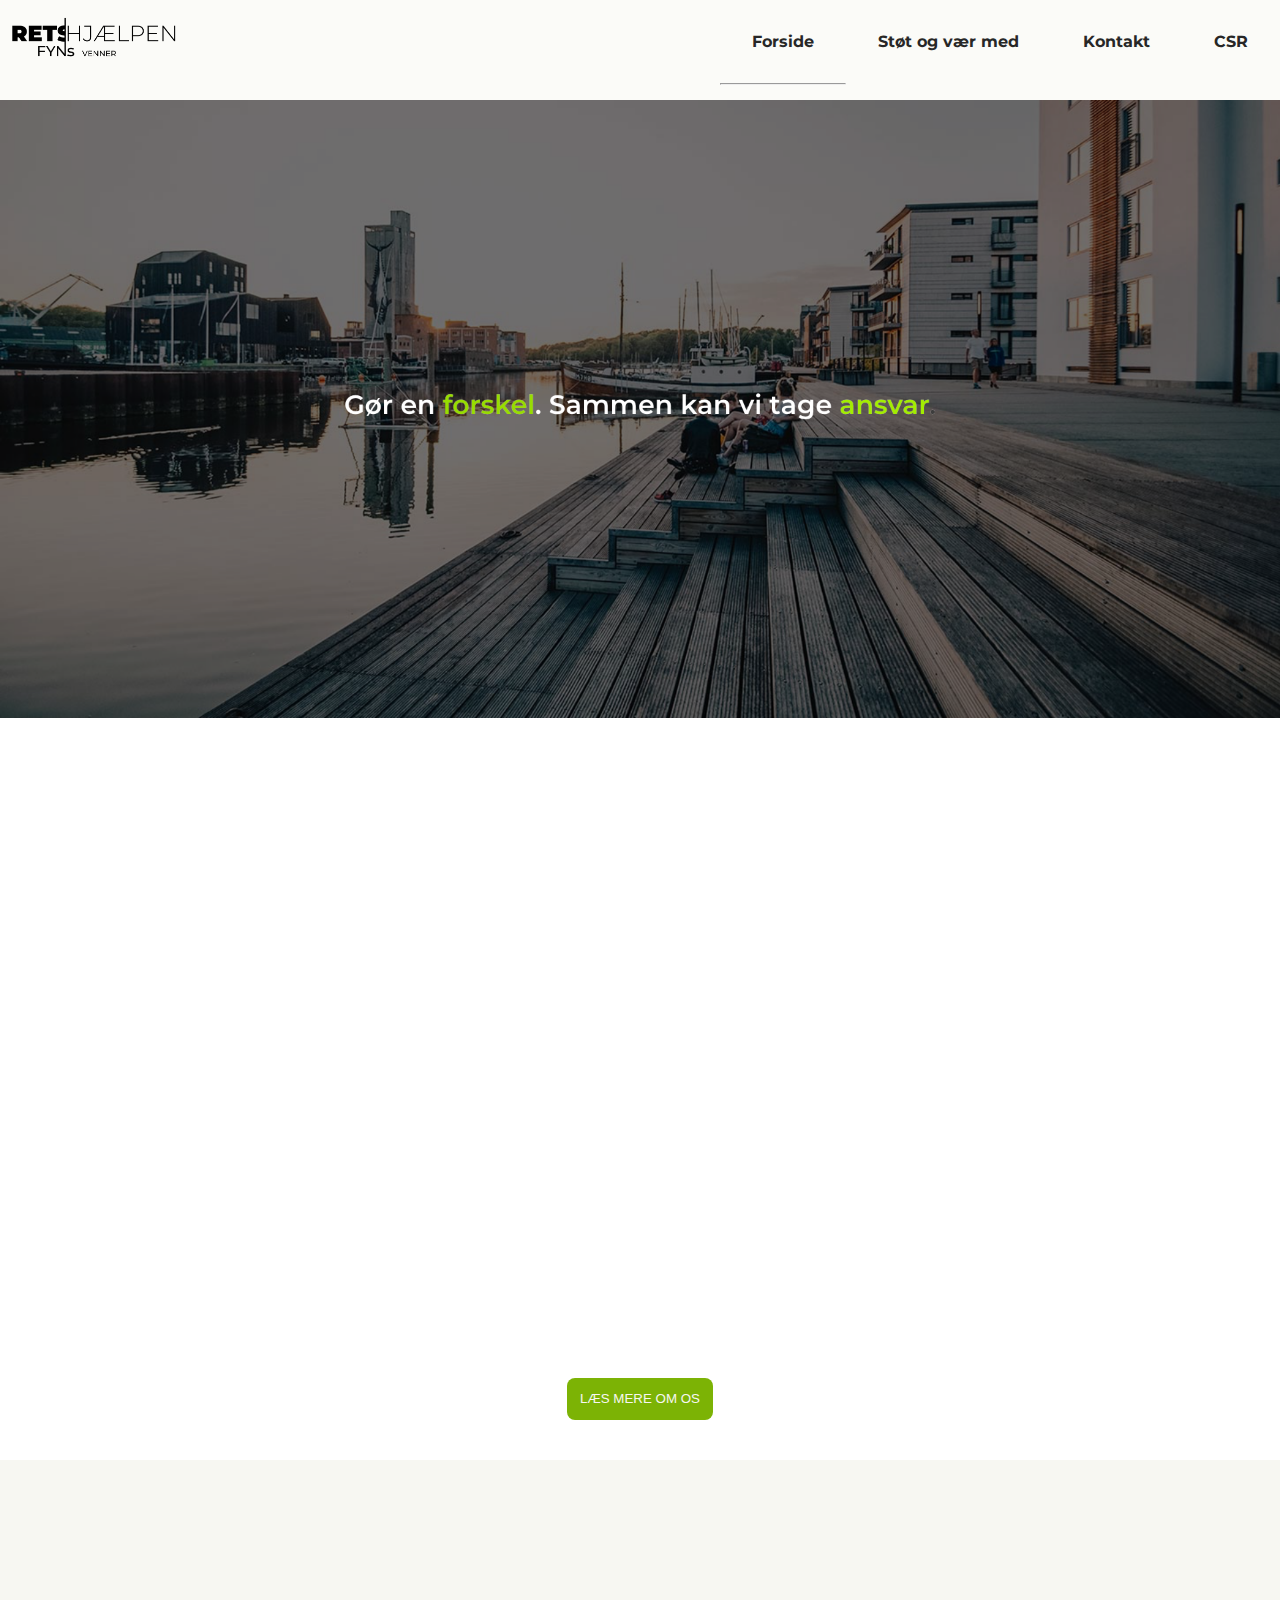
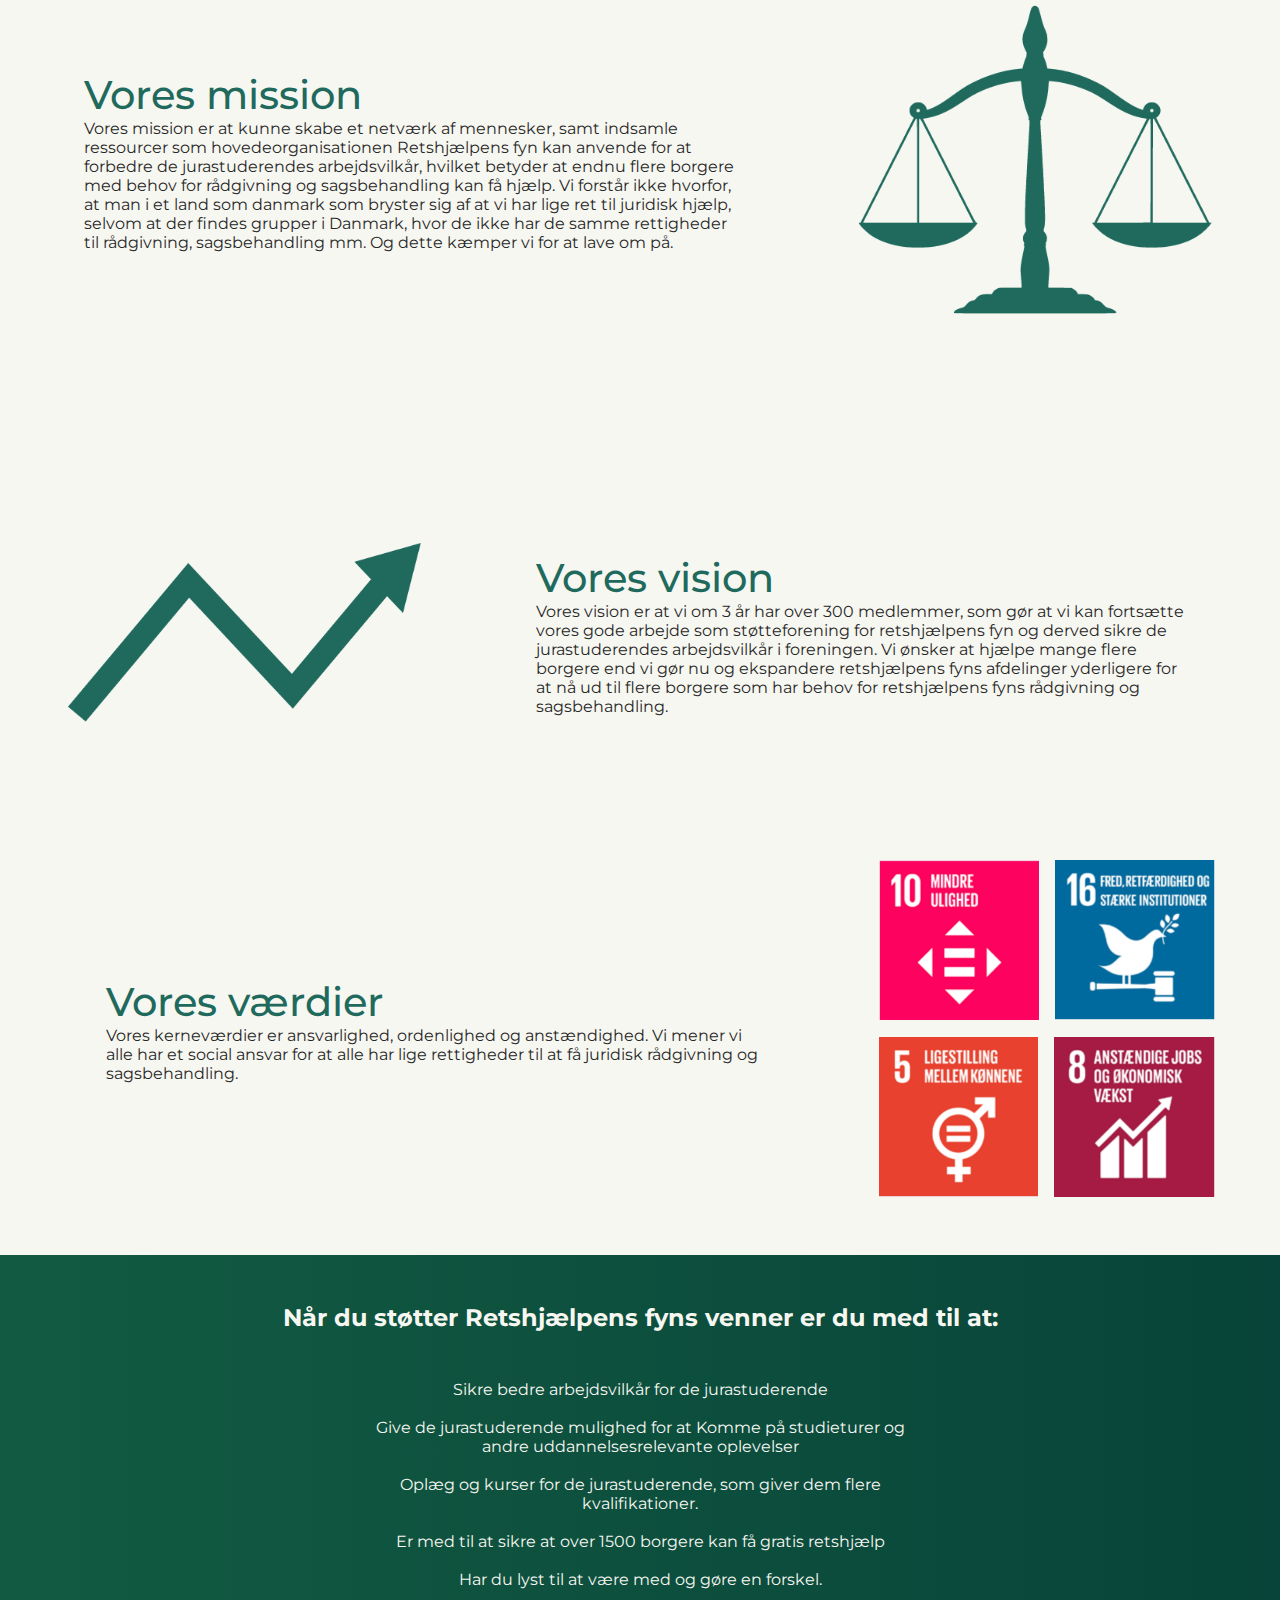
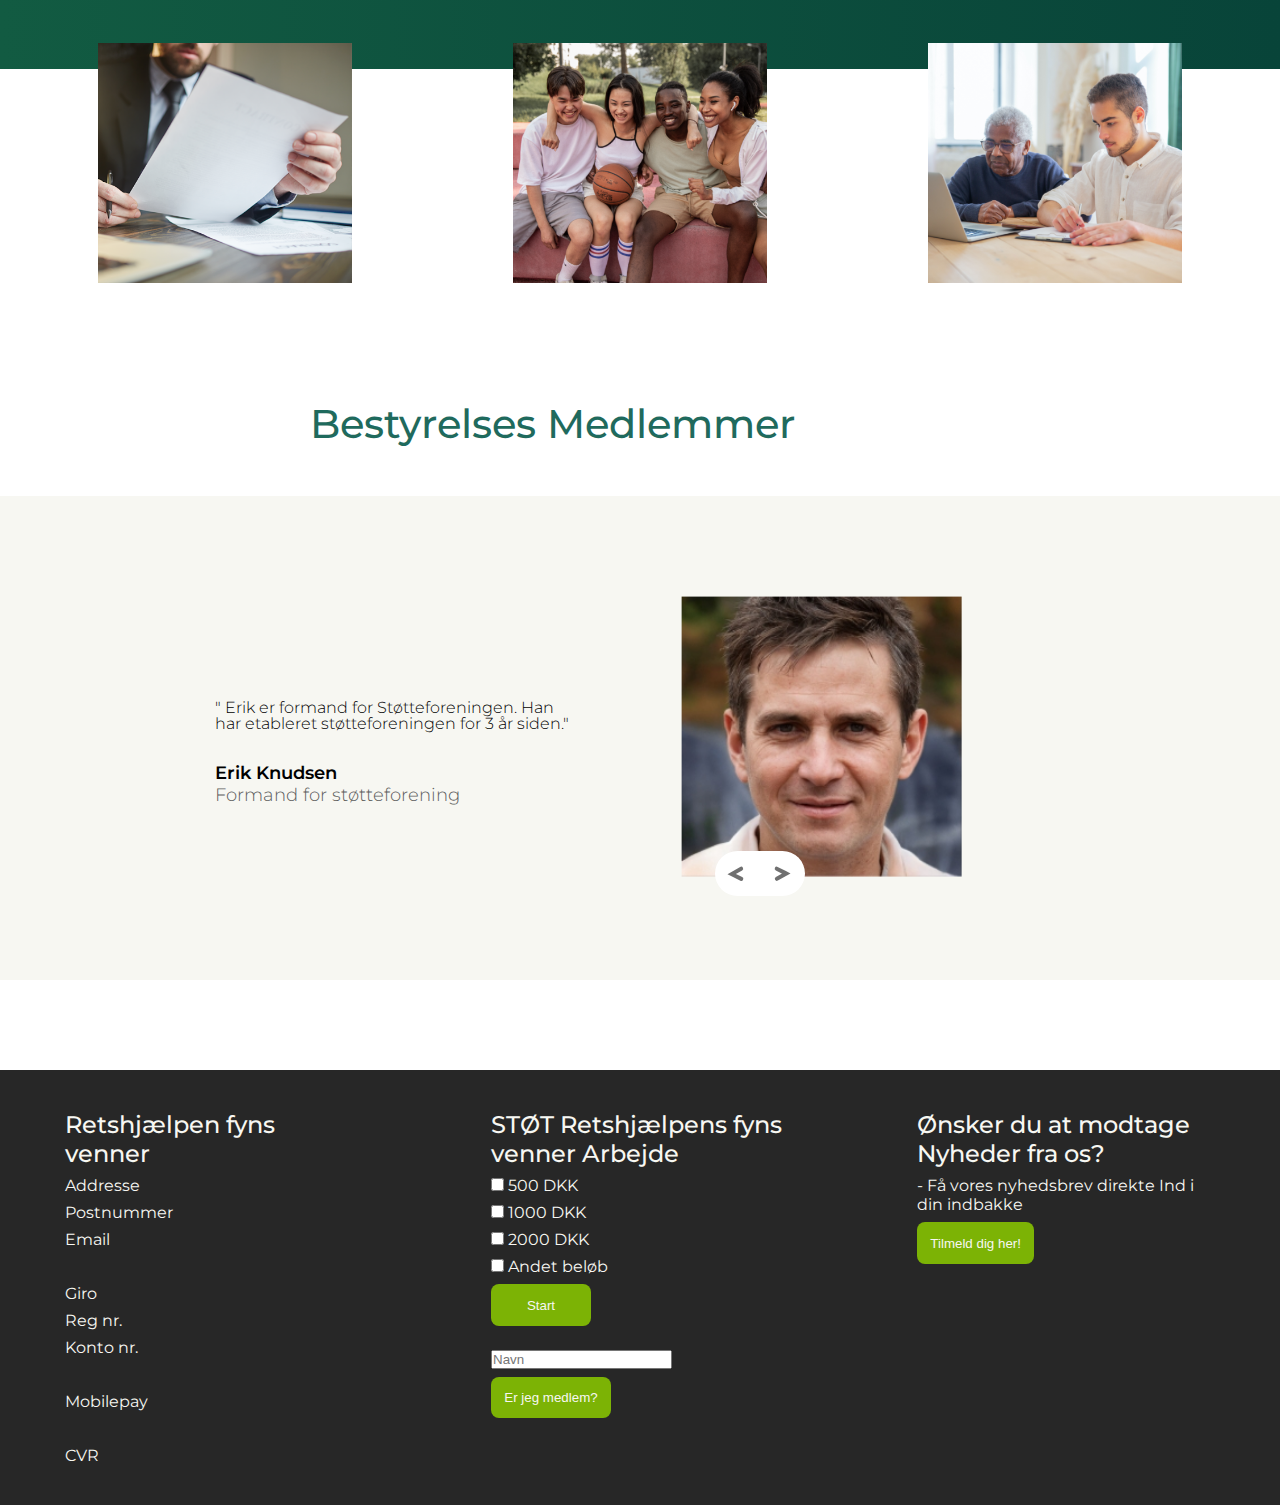
<file: index.html>
<!DOCTYPE html>
<html lang="da">
<head>
    <meta charset="UTF-8">
    <meta http-equiv="X-UA-Compatible" content="IE=edge">
    <meta name="viewport" content="width=device-width, initial-scale=1.0">
    <title>Document</title>
    <link rel="preconnect" href="https://fonts.googleapis.com">
<link rel="preconnect" href="https://fonts.gstatic.com" crossorigin>
<link href="https://fonts.googleapis.com/css2?family=Montserrat:ital,wght@0,100;0,200;0,300;0,400;0,500;0,600;0,700;0,800;0,900;1,100;1,200;1,300;1,400;1,500;1,600;1,700;1,800;1,900&display=swap" rel="stylesheet">
<link rel="stylesheet" href="style.css">
<link rel="stylesheet" href="https://cdnjs.cloudflare.com/ajax/libs/font-awesome/6.0.0-beta2/css/all.min.css" integrity="sha512-YWzhKL2whUzgiheMoBFwW8CKV4qpHQAEuvilg9FAn5VJUDwKZZxkJNuGM4XkWuk94WCrrwslk8yWNGmY1EduTA==" crossorigin="anonymous" referrerpolicy="no-referrer" />
<link rel="stylesheet" href="frederik.css">
<script type="text/javascript" src="frederik.js" defer></script>
<script src="slider.js"defer > </script>
<link rel="stylesheet" href="reviewslide.css">
</head>
<body>

    <section class="section-header">

  <nav>
    <img class="nav-image" src="Images/Fynes_venner_sort.png" alt="">
      <ul>
          <a href="index.html"> <li>Forside</li><hr class="nav-guide"></a>
          <a href="vaer-med.html"> <li>Støt og vær med</li></a>
          <a href="kontakt.html"> <li>Kontakt</li></a>
          <a href="csr.html"> <li>CSR</li></a>

      </ul>


  </nav>




    
</section>


<img class="hero-img" src="./Images/Sunsets-and-sunrises-at-Odense-Harbour-(5).png" alt="">

<section class="our-work">


<iframe src="https://www.youtube.com/embed/5axmVBX3_7w?autoplay=1&mute=1" frameborder="0" height="520px" width="920px"></iframe>
<button class="btn-select">LÆS MERE OM OS</button>
</section>

<div class="section-hvem-color">
<section class="section-hvem">
    <div class="content-hvem">
    <h2>Vores mission</h2>
    <p>Vores mission er at kunne skabe et netværk af mennesker, samt indsamle ressourcer som hovedeorganisationen Retshjælpens fyn kan anvende for at forbedre de jurastuderendes arbejdsvilkår, hvilket betyder at endnu flere borgere med behov for rådgivning og sagsbehandling kan få hjælp.
        Vi forstår ikke hvorfor, at man i et land som danmark som bryster sig af at vi har lige ret til juridisk hjælp, selvom at der findes grupper i Danmark, hvor de ikke har de samme rettigheder til rådgivning, sagsbehandling mm. Og dette kæmper vi for at lave om på. </p>
    </div>

    <div class="img1-hvem">
        <img class="img-hvem-single"src="Images/weight.png" alt="">
    </div>

</section>

<section class="section-hvem">
    <div class="img1-hvem">
        <img class="img-hvem-single"src="Images/stats.png" alt="">
    </div>


    <div class="content-hvem">
        <h2>Vores vision</h2>
        <p> Vores vision er at vi om 3 år har over 300 medlemmer, som gør at vi kan fortsætte vores gode arbejde som støtteforening for retshjælpens fyn og derved sikre de jurastuderendes arbejdsvilkår i foreningen. Vi ønsker at hjælpe mange flere borgere end vi gør nu og ekspandere retshjælpens fyns afdelinger yderligere for at nå ud til flere borgere som har behov for retshjælpens fyns rådgivning og sagsbehandling. </p>
        </div>
</section>


<section class="section-hvem">
    <div class="content-hvem">
    <h2>Vores værdier</h2>
    <p>Vores kerneværdier er ansvarlighed, ordenlighed og anstændighed.
        Vi mener vi alle har et social ansvar for at alle har lige rettigheder til at få juridisk rådgivning og sagsbehandling.
         </p>
    </div>

    <div class="img3-hvem">
        <div class="img-container">
        <img class="img-hvem" src="Images/Skærmbillede 2021-10-28 kl. 09.19.34.png" alt="">
        <img class="img-hvem" src="Images/Skærmbillede 2021-10-28 kl. 09.19.56.png" alt="">
        </div>
        <img class="img-hvem" src="Images/Skærmbillede 2021-10-28 kl. 09.22.18.png" alt="">
        <img class="img-hvem" src="Images/Skærmbillede 2021-10-28 kl. 10.37.42.png" alt="">
    </div>

</section>
</div>

<section class="our-work" id="work-content">
    <h3>Når du støtter Retshjælpens fyns venner er du med til at:</h3>


<p> Sikre bedre arbejdsvilkår for de jurastuderende
    <br><br>

    Give de jurastuderende mulighed for at
    Komme på studieturer og andre uddannelsesrelevante oplevelser
    <br><br>

    Oplæg og kurser for de jurastuderende, som giver dem flere kvalifikationer.
    <br><br>
    Er med til at sikre at over 1500 borgere kan få gratis retshjælp

    <br><br>
    Har du lyst til at være med og gøre en forskel.
</p>


</section>

<div class="img-wrap-our-work">
<div class="img-container-our-work">
    <div class="test1">
        <img class="img-btm" id="landing-img-hvem" src="Images/Image-1.png" alt="">
    </div>
    <div class="test1">
        <img class="img-btm" id="landing-img-hvem" src="Images/Image-2.png" alt="">
    </div>
    <div class="test1">
        <img class="img-btm" id="landing-img-hvem" src="Images/Image.png" alt="">
    </div>
    </div>

<section class="section-hvem">
    <div class="content-hvem">
    <h2>Bestyrelses Medlemmer</h2>

</section>

<section class="container">
    <div class="slider">
        <div class="slide">
            <div class="slide-text">
                <p class="testimonial-text">

" Erik er formand for Støtteforeningen. Han har etableret støtteforeningen for 3 år siden."
                </p>
                <p class="author-text"> Erik Knudsen
                   <span>Formand for støtteforening</span></p>
            </div>
            <div class="slide-img">
                <img src="./Images/reviewslider/olehammer.jpg" alt="img">
            </div>
        </div>
        <div class="slide slide-2">
            <div class="slide-text">
                <p class="testimonial-text">

"Ole  Hammerslev er bestyrelsesmedlem, og har været en del af støtteforeningen
i 3 år."
                </p>
                <p class="author-text"> Ole Hammerslev
                   <span>Bestyrelsesmedlem for støtteforening</span></p>
            </div>
            <div class="slide-img">
                <img src="./Images/reviewslider/erikknudsen.JPG" alt="img">
            </div>
        </div>
        <div class="buttons">
            <div class="next"></div>
            <div class="prev"></div>
        </div>
    </div>
</section>
</div>
<footer>
    <ul>
       <li> <h3>Retshjælpen fyns venner</h3> </li>
        <li>Addresse</li>
        <li>Postnummer</li>
        <li>Email</li>
        <br>
        <li>Giro</li>
        <li>Reg nr.</li>
        <li>Konto nr.</li>
        <br>
        <li>Mobilepay</li>
        <br>
        <li>CVR</li>
    </ul>

    <ul>
       <li> <h3>STØT Retshjælpens fyns venner
            Arbejde </h3> </li>
            <li><input type="checkbox" name="" id=""> <label for="">500 DKK</label></li>
            <li><input type="checkbox" name="" id=""> <label for="">1000 DKK</label></li>
            <li><input type="checkbox" name="" id=""> <label for="">2000 DKK</label></li>
            <li><input type="checkbox" name="" id=""> <label for="">Andet beløb</label></li>

           <li> <button class="btn-select">Start</button> </li>

           <input type="text" id="tilføj" placeholder="Navn">

           <br>

           <button type="button" name="button" onclick="tjekMedlem()" class="btn-medlem">Er jeg medlem?</button>

           <div id="medlem">

               <div class="medlem_style">

                 <button type="button" name="button" id="btn_close" onclick="closePopup()">X</button>

                 <p>Du er medlem!</p>
                 <p>Mange tak for støtten. Vil du læse mere om hvad vi går og laver?</p>
                  <p>Så klik på knappen under.</p>

                 <button type="button" name="button" class="btn-select" onclick="window.location.href='Stoette.html'">Det støtter vi</button>
               </div>

           </div>

           <div id="ikke_medlem">

             <div class="medlem_style">

               <button type="button" name="button" id="btn_close" onclick="closePopup()">X</button>

               <p>Du er ikke medlem!</p>
               <p>Gør en forskel. Sammen kan vi tage ansvar.</p>
               <p>Tryk på knapper og bliv medlem.</p>
               <br>
               <button type="button" name="button" class="btn-select" onclick="window.location.href='vaer-med.html'">Tilmeld dig her!</button>

             </div>

           </div>


    </ul>

    <ul>
       <li> <h3>Ønsker du at modtage
            Nyheder fra os?</h3></li>

           <li> <p>- Få vores nyhedsbrev direkte
                Ind i din indbakke</p> </li>

            <li>    <button class="btn-select">Tilmeld dig her!</button></li>
    </ul>

</footer>

</body>
</html>
</file>
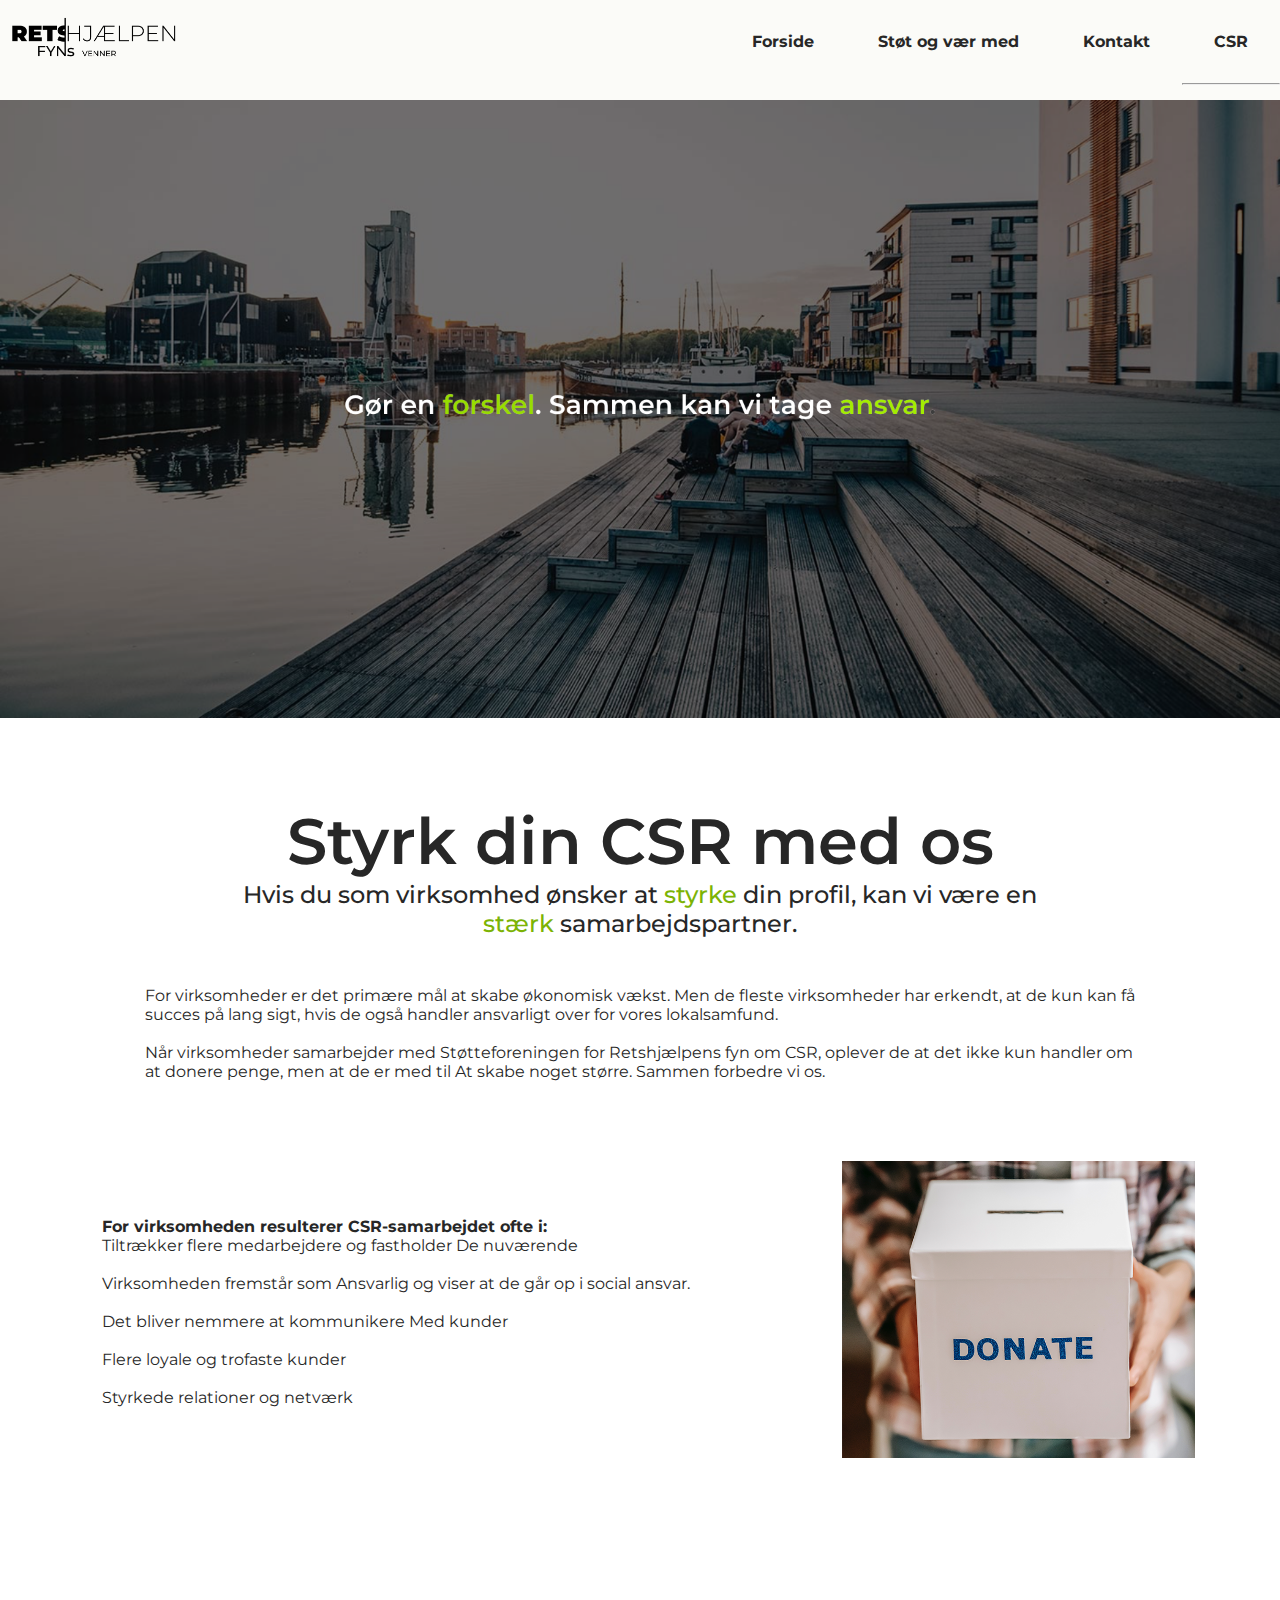
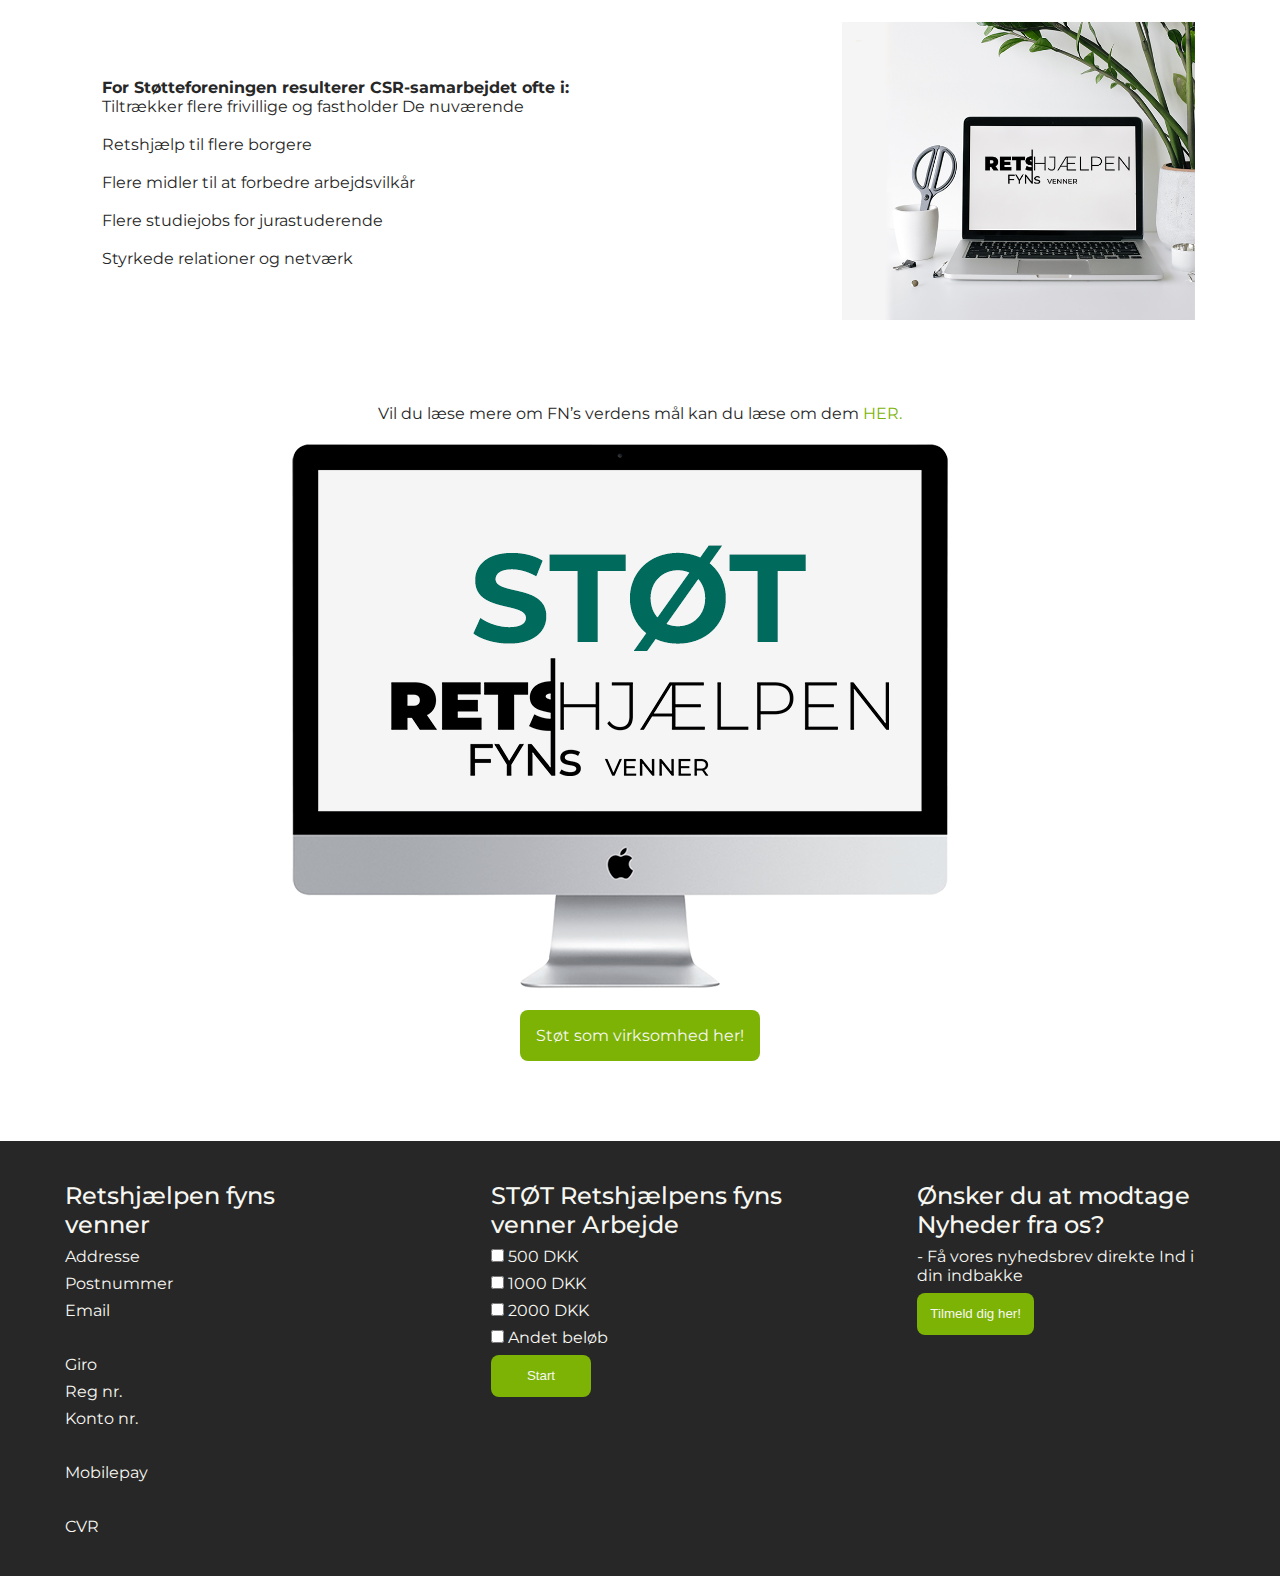
<file: csr.html>
<!DOCTYPE html>
<html lang="en">
<head>
    <meta charset="UTF-8">
    <meta http-equiv="X-UA-Compatible" content="IE=edge">
    <meta name="viewport" content="width=device-width, initial-scale=1.0">
    <title>Document</title>
    <link rel="preconnect" href="https://fonts.googleapis.com">
<link rel="preconnect" href="https://fonts.gstatic.com" crossorigin>
<link href="https://fonts.googleapis.com/css2?family=Montserrat:ital,wght@0,100;0,200;0,300;0,400;0,500;0,600;0,700;0,800;0,900;1,100;1,200;1,300;1,400;1,500;1,600;1,700;1,800;1,900&display=swap" rel="stylesheet">
<link rel="stylesheet" href="style.css">
<link rel="stylesheet" href="https://cdnjs.cloudflare.com/ajax/libs/font-awesome/6.0.0-beta2/css/all.min.css" integrity="sha512-YWzhKL2whUzgiheMoBFwW8CKV4qpHQAEuvilg9FAn5VJUDwKZZxkJNuGM4XkWuk94WCrrwslk8yWNGmY1EduTA==" crossorigin="anonymous" referrerpolicy="no-referrer" />
</head>
<body>
    <section class="section-header">

        <nav>
          <img class="nav-image" src="Images/Fynes_venner_sort.png" alt="">
            <ul>
                <a href="index.html"> <li>Forside</li></a>
                <a href="vaer-med.html"> <li>Støt og vær med</li></a>
                <a href="kontakt.html"> <li>Kontakt</li></a>
                <a href="csr.html"> <li>CSR</li> <hr class="nav-guide"></a>
      
            </ul>
      
         
        </nav>
      
      </section>
      
      
      <img class="hero-img" src="/Images/Sunsets-and-sunrises-at-Odense-Harbour-(5).png" alt="">
      
<section class="section-csr">
    <h1>Styrk din CSR med os</h1>
    <h3 id="h3-csr">Hvis du som virksomhed ønsker at <span class="lgreen-span"> styrke </span> din profil, kan vi være en <span class="lgreen-span">stærk</span> samarbejdspartner.</h3>
    <p class="p1-csr">For virksomheder er det primære mål at skabe økonomisk vækst. 
        Men de fleste virksomheder har erkendt, at de kun kan få succes på lang sigt,
        hvis de også handler ansvarligt over for vores lokalsamfund.
    
    <br>
<br>
Når virksomheder samarbejder med Støtteforeningen for Retshjælpens fyn om
CSR, oplever de at det ikke kun handler om at donere penge, men at de er med til
At skabe noget større. Sammen forbedre vi os.

</p>


<section class="section-hvem">
    <div class="content-hvem csr-single-img" >
        <h4>For virksomheden resulterer 
            CSR-samarbejdet ofte i:</h4>
        <p> Tiltrækker flere medarbejdere og fastholder
            De nuværende
            <br><br>
            Virksomheden fremstår som
            Ansvarlig og viser at de går op i social ansvar.
            <br><br>
            Det bliver nemmere at kommunikere
            Med kunder
            <br><br>
            
            Flere loyale og trofaste kunder
            <br><br>
            Styrkede relationer og netværk </p>
        </div>
   
    <div class="img1-hvem">
        <img class="img-hvem-single"src="Images/CSR/CSR1.png" alt="">
    </div>

    
   
</section>

<section class="section-hvem">
    <div class="content-hvem csr-single-img" >
        <h4>For Støtteforeningen resulterer 
            CSR-samarbejdet ofte i:</h4>
        <p> Tiltrækker flere frivillige og fastholder
            De nuværende <br><br>
            
            Retshjælp til flere borgere
            <br><br>
            Flere midler til at forbedre arbejdsvilkår
            <br><br>
            Flere studiejobs for jurastuderende
            <br><br>
            Styrkede relationer og netværk </p>
        </div>
   
    <div class="img1-hvem">
        <img class="img-hvem-single"src="Images/CSR/CSR2.png" alt="">
    </div>

   
   
</section>
<p>Vil du læse mere om FN’s verdens mål kan du læse om dem <a href=""> her.</a></p>

<img src="/Images/CSR/csr5.png" alt="">
<div class="btn-select" id="btn-select-csr">Støt som virksomhed her!</div>
</section>



<footer>
    <ul>
       <li> <h3>Retshjælpen fyns venner</h3> </li>
        <li>Addresse</li>
        <li>Postnummer</li>
        <li>Email</li>
        <br>
        <li>Giro</li>
        <li>Reg nr.</li>
        <li>Konto nr.</li>
        <br>
        <li>Mobilepay</li>
        <br>
        <li>CVR</li>
    </ul>

    <ul>
       <li> <h3>STØT Retshjælpens fyns venner
            Arbejde </h3> </li>
            <li><input type="checkbox" name="" id=""> <label for="">500 DKK</label></li>
            <li><input type="checkbox" name="" id=""> <label for="">1000 DKK</label></li>
            <li><input type="checkbox" name="" id=""> <label for="">2000 DKK</label></li>
            <li><input type="checkbox" name="" id=""> <label for="">Andet beløb</label></li>

           <li> <button class="btn-select">Start</button> </li>
            
    </ul>

    <ul>
       <li> <h3>Ønsker du at modtage
            Nyheder fra os?</h3></li>

           <li> <p>- Få vores nyhedsbrev direkte 
                Ind i din indbakke</p> </li>

            <li>    <button class="btn-select">Tilmeld dig her!</button></li>
    </ul>

</footer>

</body>
</html>
</file>
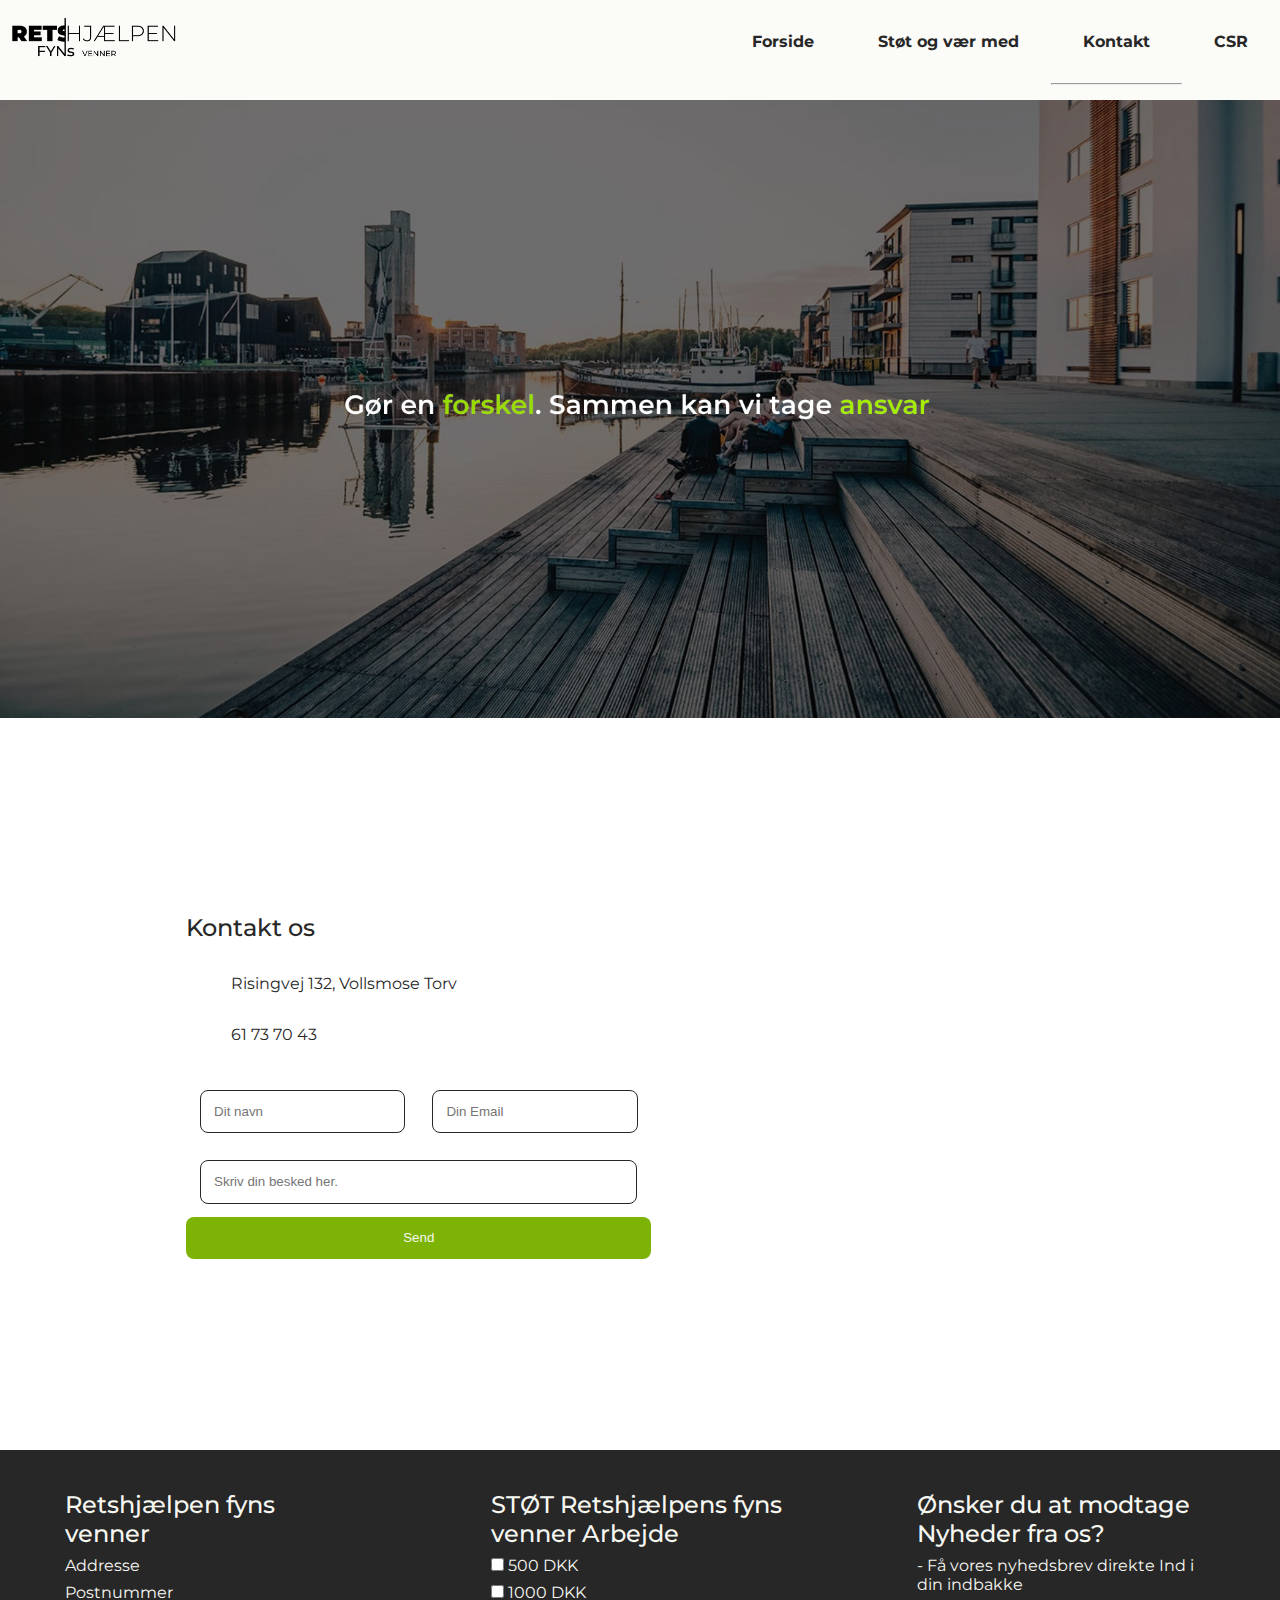
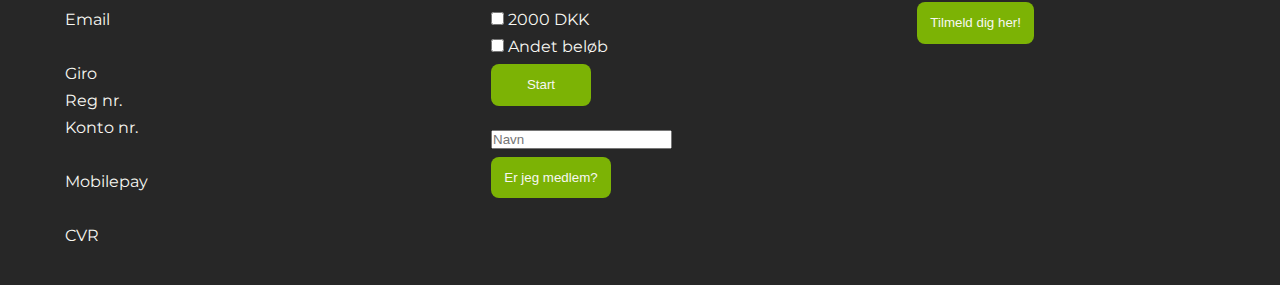
<file: kontakt.html>
<!DOCTYPE html>
<html lang="en">
<head>
    <meta charset="UTF-8">
    <meta http-equiv="X-UA-Compatible" content="IE=edge">
    <meta name="viewport" content="width=device-width, initial-scale=1.0">
    <title>Document</title>
    <link rel="preconnect" href="https://fonts.googleapis.com">
<link rel="preconnect" href="https://fonts.gstatic.com" crossorigin>
<link href="https://fonts.googleapis.com/css2?family=Montserrat:ital,wght@0,100;0,200;0,300;0,400;0,500;0,600;0,700;0,800;0,900;1,100;1,200;1,300;1,400;1,500;1,600;1,700;1,800;1,900&display=swap" rel="stylesheet">
<link rel="stylesheet" href="style.css">
<link rel="stylesheet" href="https://cdnjs.cloudflare.com/ajax/libs/font-awesome/6.0.0-beta2/css/all.min.css" integrity="sha512-YWzhKL2whUzgiheMoBFwW8CKV4qpHQAEuvilg9FAn5VJUDwKZZxkJNuGM4XkWuk94WCrrwslk8yWNGmY1EduTA==" crossorigin="anonymous" referrerpolicy="no-referrer" />
<link rel="stylesheet" href="pop-op.css">
<link rel="stylesheet" href="simon.css">
<script src="simon.js"defer></script>
<script src="maria.js"defer > </script>
</head>
<body>
    <section class="section-header">

        <nav>
          <img class="nav-image" src="Images/Fynes_venner_sort.png" alt="">
            <ul>
                <a href="index.html"> <li>Forside</li></a>
                <a href="vaer-med.html"> <li>Støt og vær med</li></a>
                <a href="kontakt.html"> <li>Kontakt</li> <hr class="nav-guide"></a>
                <a href="csr.html"> <li>CSR</li></a>
      
            </ul>
      
         
        </nav>
      
      </section>
      
      
      <img class="hero-img" src="./Images/Sunsets-and-sunrises-at-Odense-Harbour-(5).png" alt="">
      
<div class="section-contact-container">

<section class="section-contact">

    <div class="info-container-contact">
        <h3>
            Kontakt os
        </h3>
        <div class="icon-container-contact">
            <i class="fas fa-map-marker-alt"></i>
            <p>Risingvej 132,  Vollsmose Torv</p>
        </div>
        <div class="icon-container-contact">
            <i class="fas fa-phone"></i>
            <p>61 73 70 43</p>
        </div>

        <form  autocomplete="on" id="maria-form" onsubmit="msgConfirm()">
            <div class="input-container-contact">
            <input type="text" placeholder="Dit navn" id="fname" name="fname" >
            <input type="text" placeholder="Din Email" id="email-input" name="Email" >
        </div>
        <input type="text" id="message-tous" placeholder="Skriv din besked her.">
   
<br>
            <button class="btn-select" id="submit-btn-contact" type="submit" > Send
            </button>
        </form>

    </div>

    <div class="map-container">
        <div class="mapouter"><div class="gmap_canvas"><iframe width="400" height="600" id="gmap_canvas" src="https://maps.google.com/maps?q=Risingvej%20132,%20%20Vollsmose%20Torv,%20Butik%20A05%20%205240%20Odense%20N%C3%98&t=&z=11&ie=UTF8&iwloc=&output=embed" frameborder="0" scrolling="no" marginheight="0" marginwidth="0"></iframe><a href="https://123movies-to.org"></a><br><style>.mapouter{position:relative;text-align:right;height:600px;width:400px;}</style><a href="https://www.embedgooglemap.net">interactive maps for websites free</a><style>.gmap_canvas {overflow:hidden;background:none!important;height:600px;width:400px;}</style></div></div>
    </div>
</section>
</div>

    <div class="pop-op-container" id="popupcon">
        <div class="pop-op">
            <div class="close-btn">
                <a href="kontakt.html">
                    <svg xmlns="http://www.w3.org/2000/svg" width="78.59" height="78.692" viewBox="0 0 78.59 78.692">
                    <path id="Icon_ionic-ios-close-circle" data-name="Icon ionic-ios-close-circle" d="M42.67,3.375A39.346,39.346,0,1,0,81.965,42.721,39.315,39.315,0,0,0,42.67,3.375Zm9.956,53.59L42.67,47l-9.956,9.969a3.021,3.021,0,1,1-4.27-4.275L38.4,42.721l-9.956-9.969a3.021,3.021,0,0,1,4.27-4.275l9.956,9.969,9.956-9.969a3.021,3.021,0,0,1,4.27,4.275l-9.956,9.969L56.9,52.69a3.04,3.04,0,0,1,0,4.275A3,3,0,0,1,52.626,56.965Z" transform="translate(-3.375 -3.375)" fill="#cc1414"/>
                    </svg>
                </a>        

            </div>
            <div class="billedeikon">
            
                <img src="Images/Kontakt/test.png" alt=""">
        
            </div>
            <div class="pop-op-tekst">
                <h1 class="popop"> 
                    Mange tak!
                </h1>

                <div class="line-nav steg"></div>
         
                <div id="text-area-popup">
               

                <p class="popop-brodtekst"></p>
                 Vi stræber efter at kunne rette henvendelse til dig mellem 1-3 hverdage 
                </p> 
            </div>
        </div>
        </div>
    </div>
</body>
</html>

<footer>
    <ul>
       <li> <h3>Retshjælpen fyns venner</h3> </li>
        <li>Addresse</li>
        <li>Postnummer</li>
        <li>Email</li>
        <br>
        <li>Giro</li>
        <li>Reg nr.</li>
        <li>Konto nr.</li>
        <br>
        <li>Mobilepay</li>
        <br>
        <li>CVR</li>
    </ul>

    <ul>
       <li> <h3>STØT Retshjælpens fyns venner
            Arbejde </h3> </li>
            <li><input type="checkbox" name="" id=""> <label for="">500 DKK</label></li>
            <li><input type="checkbox" name="" id=""> <label for="">1000 DKK</label></li>
            <li><input type="checkbox" name="" id=""> <label for="">2000 DKK</label></li>
            <li><input type="checkbox" name="" id=""> <label for="">Andet beløb</label></li>

           <li> <button class="btn-select">Start</button> </li>

           <input type="text" id="tilføj" placeholder="Navn">

           <br>

           <button type="button" name="button" onclick="tjekMedlem()" class="btn-medlem">Er jeg medlem?</button>
           
           <div id="medlem">

            <div class="medlem_style">

              <button type="button" name="button" id="btn_close" onclick="closePopup()">X</button>

              <p>Du er medlem!</p>
              <p>Mange tak for støtten. Vil du læse mere om hvad vi går og laver?</p>
               <p>Så klik på knappen under.</p>

              <button type="button" name="button" class="btn-select" onclick="window.location.href='Stoette.html'">Det støtter vi</button>
            </div>

        </div>

        <div id="ikke_medlem">

          <div class="medlem_style">

            <button type="button" name="button" id="btn_close" onclick="closePopup()">X</button>

            <p>Du er ikke medlem!</p>
            <p>Gør en forskel. Sammen kan vi tage ansvar.</p>
            <p>Tryk på knapper og bliv medlem.</p>
            <br>
            <button type="button" name="button" class="btn-select" onclick="window.location.href='vaer-med.html'">Tilmeld dig her!</button>

          </div>

        </div>
            
    </ul>

    <ul>
       <li> <h3>Ønsker du at modtage
            Nyheder fra os?</h3></li>

           <li> <p>- Få vores nyhedsbrev direkte 
                Ind i din indbakke</p> </li>

            <li>    <button class="btn-select">Tilmeld dig her!</button></li>
    </ul>

</footer>

</body>
</html>
</file>
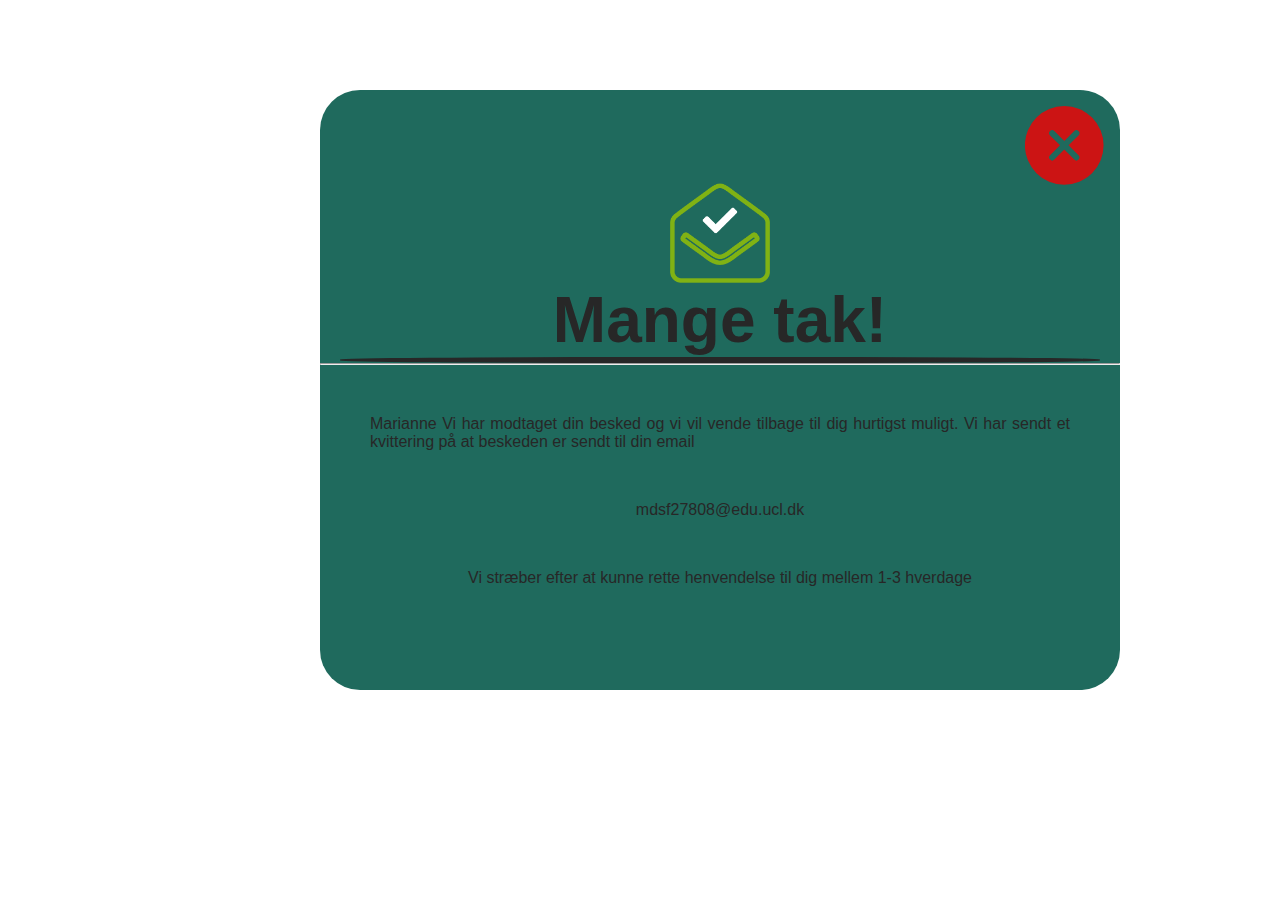
<file: pop-op.html>
<html lang="en">
<head>
    <meta charset="UTF-8">
    <meta http-equiv="X-UA-Compatible" content="IE=edge">
    <meta name="viewport" content="width=device-width, initial-scale=1.0">
    <title>Document</title>
    <link rel="stylesheet" href="pop-op.css">
    <link rel="stylesheet" href="style.css">
</head>
<body>
    <div class="pop-op" id="popup">
        <div class="close-btn">
            <svg xmlns="http://www.w3.org/2000/svg" width="78.59" height="78.692" viewBox="0 0 78.59 78.692">
  <path id="Icon_ionic-ios-close-circle" data-name="Icon ionic-ios-close-circle" d="M42.67,3.375A39.346,39.346,0,1,0,81.965,42.721,39.315,39.315,0,0,0,42.67,3.375Zm9.956,53.59L42.67,47l-9.956,9.969a3.021,3.021,0,1,1-4.27-4.275L38.4,42.721l-9.956-9.969a3.021,3.021,0,0,1,4.27-4.275l9.956,9.969,9.956-9.969a3.021,3.021,0,0,1,4.27,4.275l-9.956,9.969L56.9,52.69a3.04,3.04,0,0,1,0,4.275A3,3,0,0,1,52.626,56.965Z" transform="translate(-3.375 -3.375)" fill="#cc1414"/>
</svg>

        </div>
        <div class="billedeikon">
            <img src="Images/Kontakt/test.png" alt="">
        </div>
        <div class="pop-op-tekst">
            <h1 class="popop"> 
                Mange tak!
            </h1>

            <div class="line-nav steg"></div>
            <hr class="rounded">

            <p class="popop-brodtekst">
                Marianne Vi har modtaget din besked og 
                vi vil vende tilbage til dig hurtigst muligt.
                Vi har sendt et kvittering på at beskeden er sendt til
                din email 
            </p>
            <p class="popop-mail">
                mdsf27808@edu.ucl.dk
            </p>

            <p class="popop-brodtekst"></p>
                Vi stræber efter at kunne rette henvendelse til dig mellem 1-3 hverdage
            </p>
         </div>

    </div>
</body>
</html>
</file>
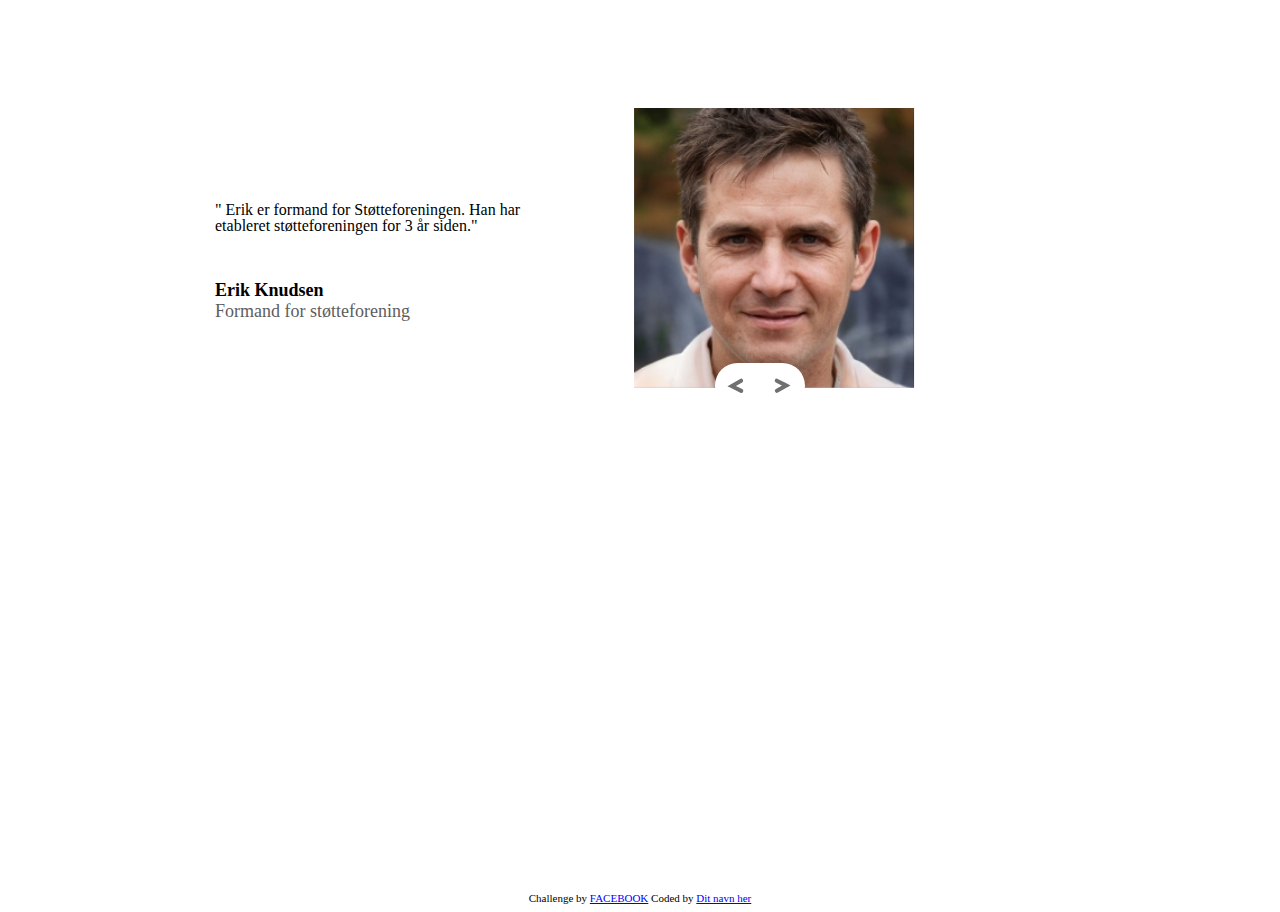
<file: reviewslider.html>
<html lang="en">
<head>
    <meta charset="UTF-8">

    <meta http-equiv="X-UA-Compatible" content="IE=edge">

    <meta name="viewport" content="width=device-width, initial-scale=1.0">

    <title>ReviewSlider</title>

    <link rel="stylesheet" href="reviewslide.css">


<!--Style sektioner, hvori der bliver leget med teksten.-->
<style>
    .attruibution { font-size: 11px; text-align: center; }
    .attruibution a { color: blue }
</style>

</head>
<body>
<section class="container">
    <div class="slider">
        <div class="slide">
            <div class="slide-text">
                <p class="testimonial-text">
                    
" Erik er formand for Støtteforeningen. Han har etableret støtteforeningen for 3 år siden."
                </p>
                <p class="author-text"> Erik Knudsen
                   <span>Formand for støtteforening</span></p>
            </div>
            <div class="slide-img">
                <img src="./Images/reviewslider/olehammer.jpg" alt="img">
            </div>  
        </div>
        <div class="slide slide-2">
            <div class="slide-text">
                <p class="testimonial-text">
                    
"Ole  Hammerslev er bestyrelsesmedlem, og har været en del af støtteforeningen
i 3 år."
                </p>
                <p class="author-text"> Ole Hammerslev
                   <span>Bestyrelsesmedlem for støtteforening</span></p>
            </div>
            <div class="slide-img">
                <img src="./Images/reviewslider/erikknudsen.JPG" alt="img">
            </div>  
        </div>
        <div class="buttons"> 
            <div class="next"></div>
            <div class="prev"></div>
        </div>
    </div>
</section>


<div class="attruibution">
    Challenge by <a href="https://www.facebook.com/"  target="_blank">FACEBOOK</a>
    Coded by <a href="#"> Dit navn her </a> 

</div>

<script src="./slider.js"></script> 
</body>
</html>
</file>
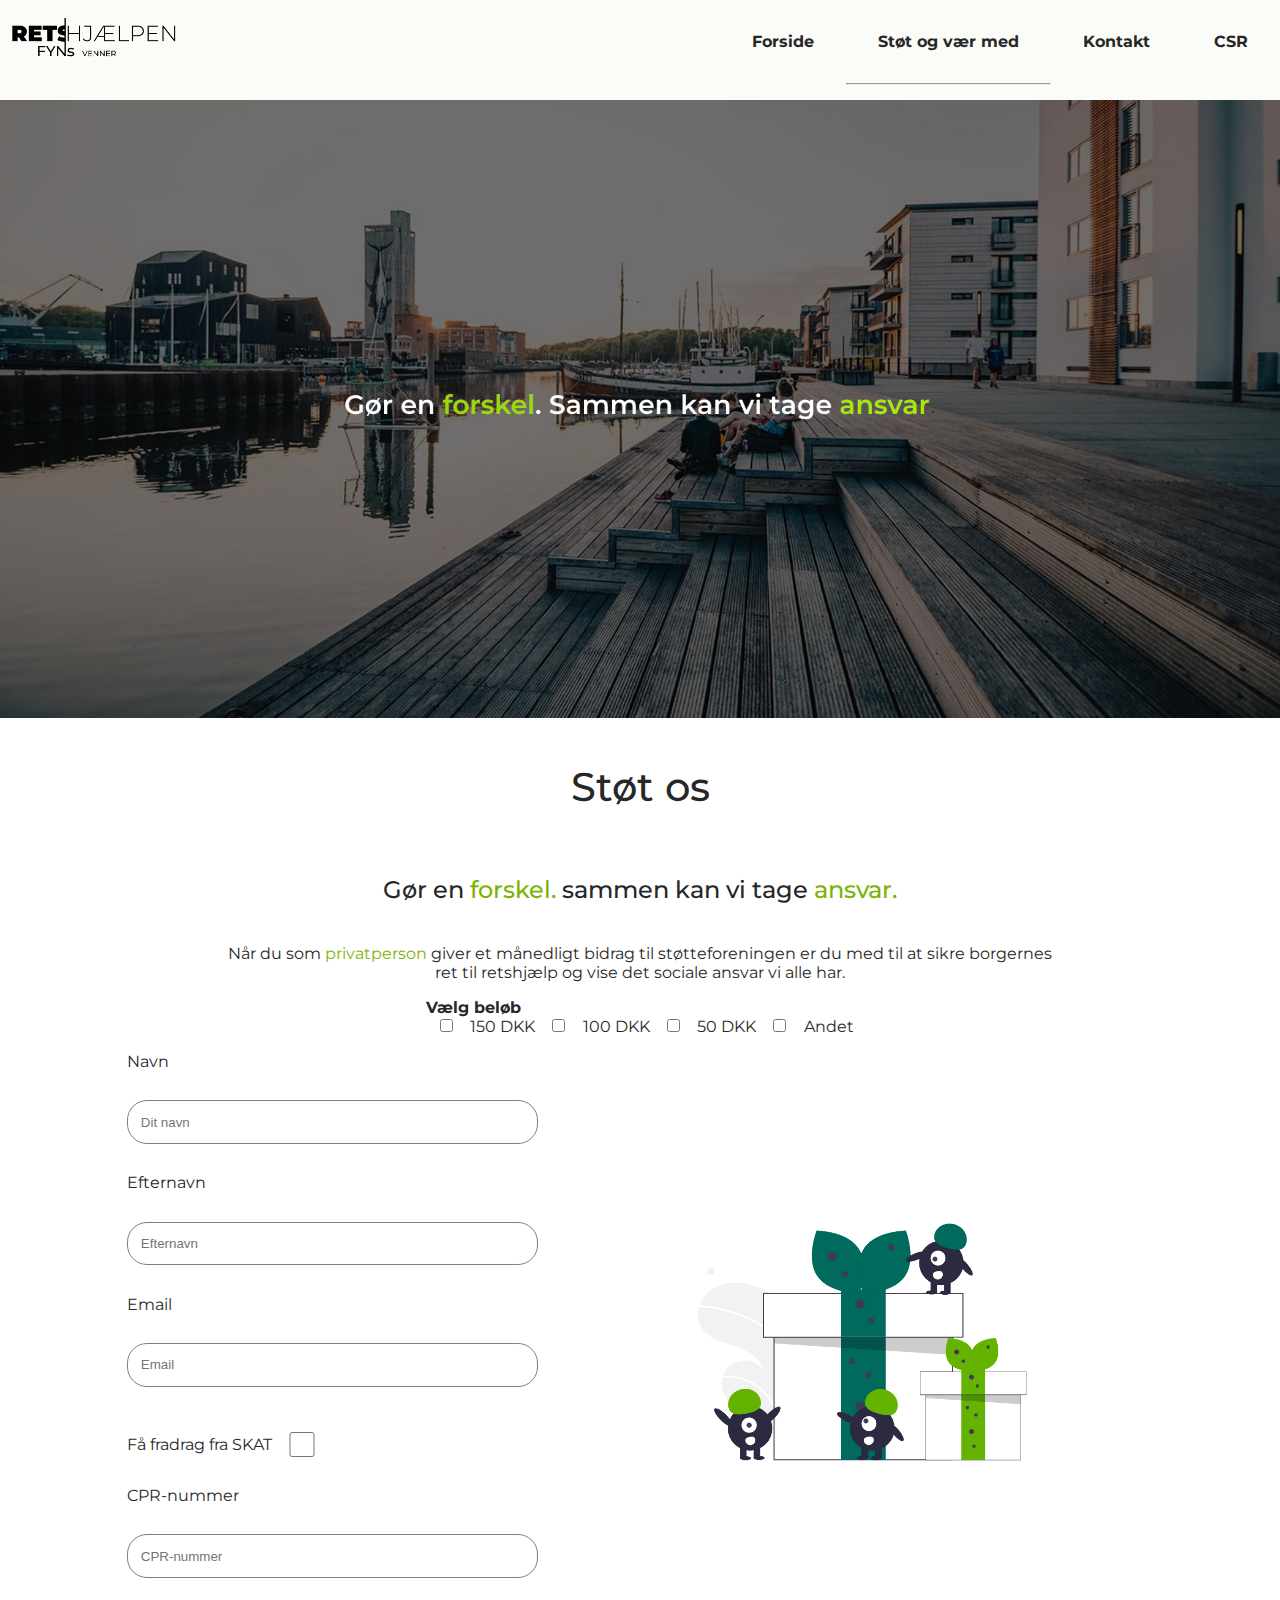
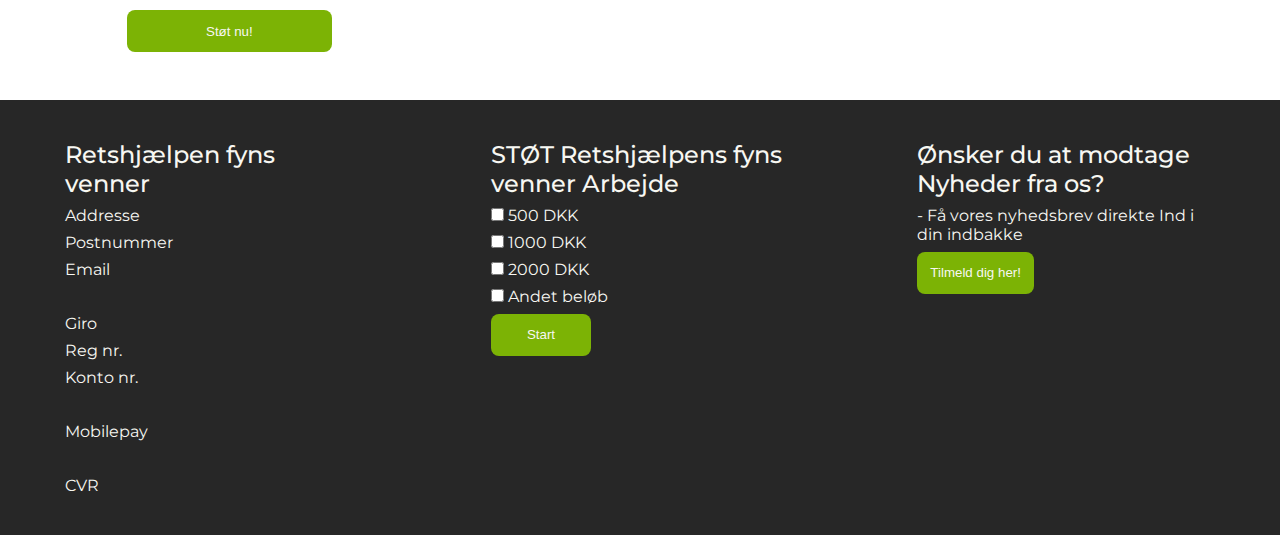
<file: stoet-privat.html>
<!DOCTYPE html>
<html lang="en">
<head>
    <meta charset="UTF-8">
    <meta http-equiv="X-UA-Compatible" content="IE=edge">
    <meta name="viewport" content="width=device-width, initial-scale=1.0">
    <title>Document</title>
    <link rel="preconnect" href="https://fonts.googleapis.com">
<link rel="preconnect" href="https://fonts.gstatic.com" crossorigin>
<link href="https://fonts.googleapis.com/css2?family=Montserrat:ital,wght@0,100;0,200;0,300;0,400;0,500;0,600;0,700;0,800;0,900;1,100;1,200;1,300;1,400;1,500;1,600;1,700;1,800;1,900&display=swap" rel="stylesheet">
<link rel="stylesheet" href="style.css">
<link rel="stylesheet" href="https://cdnjs.cloudflare.com/ajax/libs/font-awesome/6.0.0-beta2/css/all.min.css" integrity="sha512-YWzhKL2whUzgiheMoBFwW8CKV4qpHQAEuvilg9FAn5VJUDwKZZxkJNuGM4XkWuk94WCrrwslk8yWNGmY1EduTA==" crossorigin="anonymous" referrerpolicy="no-referrer" />
<script  src="app.js" defer></script>
</head>
<body>
    <section class="section-header">

        <nav>
          <img class="nav-image" src="Images/Fynes_venner_sort.png" alt="">
            <ul>
                <a href="index.html"> <li>Forside</li></a>
                <a href="vaer-med.html"> <li>Støt og vær med</li><hr class="nav-guide"></a>
                <a href="kontakt.html"> <li>Kontakt</li></a>
                <a href="csr.html"> <li>CSR</li></a>
      
            </ul>
      
         
        </nav>
      
      </section>
      
      
      <img class="hero-img" src="./Images/Sunsets-and-sunrises-at-Odense-Harbour-(5).png" alt="">
      
   

<section class="section-stoet-privat">
    <div class="info-stoet-privat">
    <h2>Støt os</h2>
    <h3>Gør en <span class="lgreen-span">forskel.</span> sammen kan vi tage <span class="lgreen-span">ansvar.</span></h3>
    <p>Når du som <span class="lgreen-span">privatperson </span> giver et månedligt bidrag til støtteforeningen er du med til at sikre 
        borgernes ret til retshjælp og vise det sociale ansvar vi alle har.  </p>
</div>

<div class="choose-amount">
    <div class="amount-container">
    <h4>Vælg beløb</h4>
    </div>
    <input type="checkbox" name="a1" id="a1" class="checkbox-amount">
    <label for="a1">150 DKK</label>
    <input type="checkbox" name="a2" id="a2" class="checkbox-amount">
    <label for="a1">100 DKK</label>
    <input type="checkbox" name="a3" id="a3" class="checkbox-amount">
    <label for="a1">50 DKK</label>
    <input type="checkbox" name="a4" id="a4" class="checkbox-amount">
    <label for="a1">Andet</label>
</div>
<div class="flex-container-stoet-privat">
<div class="form-donate-info">
    <form action="" autocomplete="on" id="form-donate" onsubmit="confirmDonation()">
    <label for="fname">Navn</label>
    <input type="text" placeholder="Dit navn" id="fname-donate" name="fname" required>
    <label for="lname">Efternavn</label>
    <input type="text" placeholder="Efternavn" id="lname-donate" name="lname" required >
    <label for="Email">Email</label>
    <input type="text" placeholder="Email" id="email-donate" name="emal"  required> <br>
    <div class="checkbox-flex-container">
        <label class="label-checkbox-tax" for="tax-return"> Få fradrag fra SKAT</label>
    <input type="checkbox" name="tax-return" id="tax-checkbox" class="checkbox-amount">
    
</div>
    <label for="cpr">CPR-nummer</label>
    <input type="text" placeholder="CPR-nummer" id="cpr-donate" name="cpr"  required>
    <br>
    <button  type="submit" class="btn-select">Støt nu!</button>

</form>
</div>



<div class="img-container-stoet-privat">
    <div class="donate-container">
       
    <div class="donate-modal" id="closeme">
        <i onclick="closeModal()" class="far fa-window-close" id="closeBtn"></i>
        <ul id="menu">
        </ul>

    </div>
</div>
    <img src="./Images/privat-stoet/privat-stoet1.png" alt="">
</div>
</div>


</section>



   






<footer>
    <ul>
       <li> <h3>Retshjælpen fyns venner</h3> </li>
        <li>Addresse</li>
        <li>Postnummer</li>
        <li>Email</li>
        <br>
        <li>Giro</li>
        <li>Reg nr.</li>
        <li>Konto nr.</li>
        <br>
        <li>Mobilepay</li>
        <br>
        <li>CVR</li>
    </ul>

    <ul>
       <li> <h3>STØT Retshjælpens fyns venner
            Arbejde </h3> </li>
            <li><input type="checkbox" name="" id=""> <label for="">500 DKK</label></li>
            <li><input type="checkbox" name="" id=""> <label for="">1000 DKK</label></li>
            <li><input type="checkbox" name="" id=""> <label for="">2000 DKK</label></li>
            <li><input type="checkbox" name="" id=""> <label for="">Andet beløb</label></li>

           <li> <button class="btn-select">Start</button> </li>
            
    </ul>

    <ul>
       <li> <h3>Ønsker du at modtage
            Nyheder fra os?</h3></li>

           <li> <p>- Få vores nyhedsbrev direkte 
                Ind i din indbakke</p> </li>

            <li>    <button class="btn-select">Tilmeld dig her!</button></li>
    </ul>

</footer>

</body>
</html>
</file>
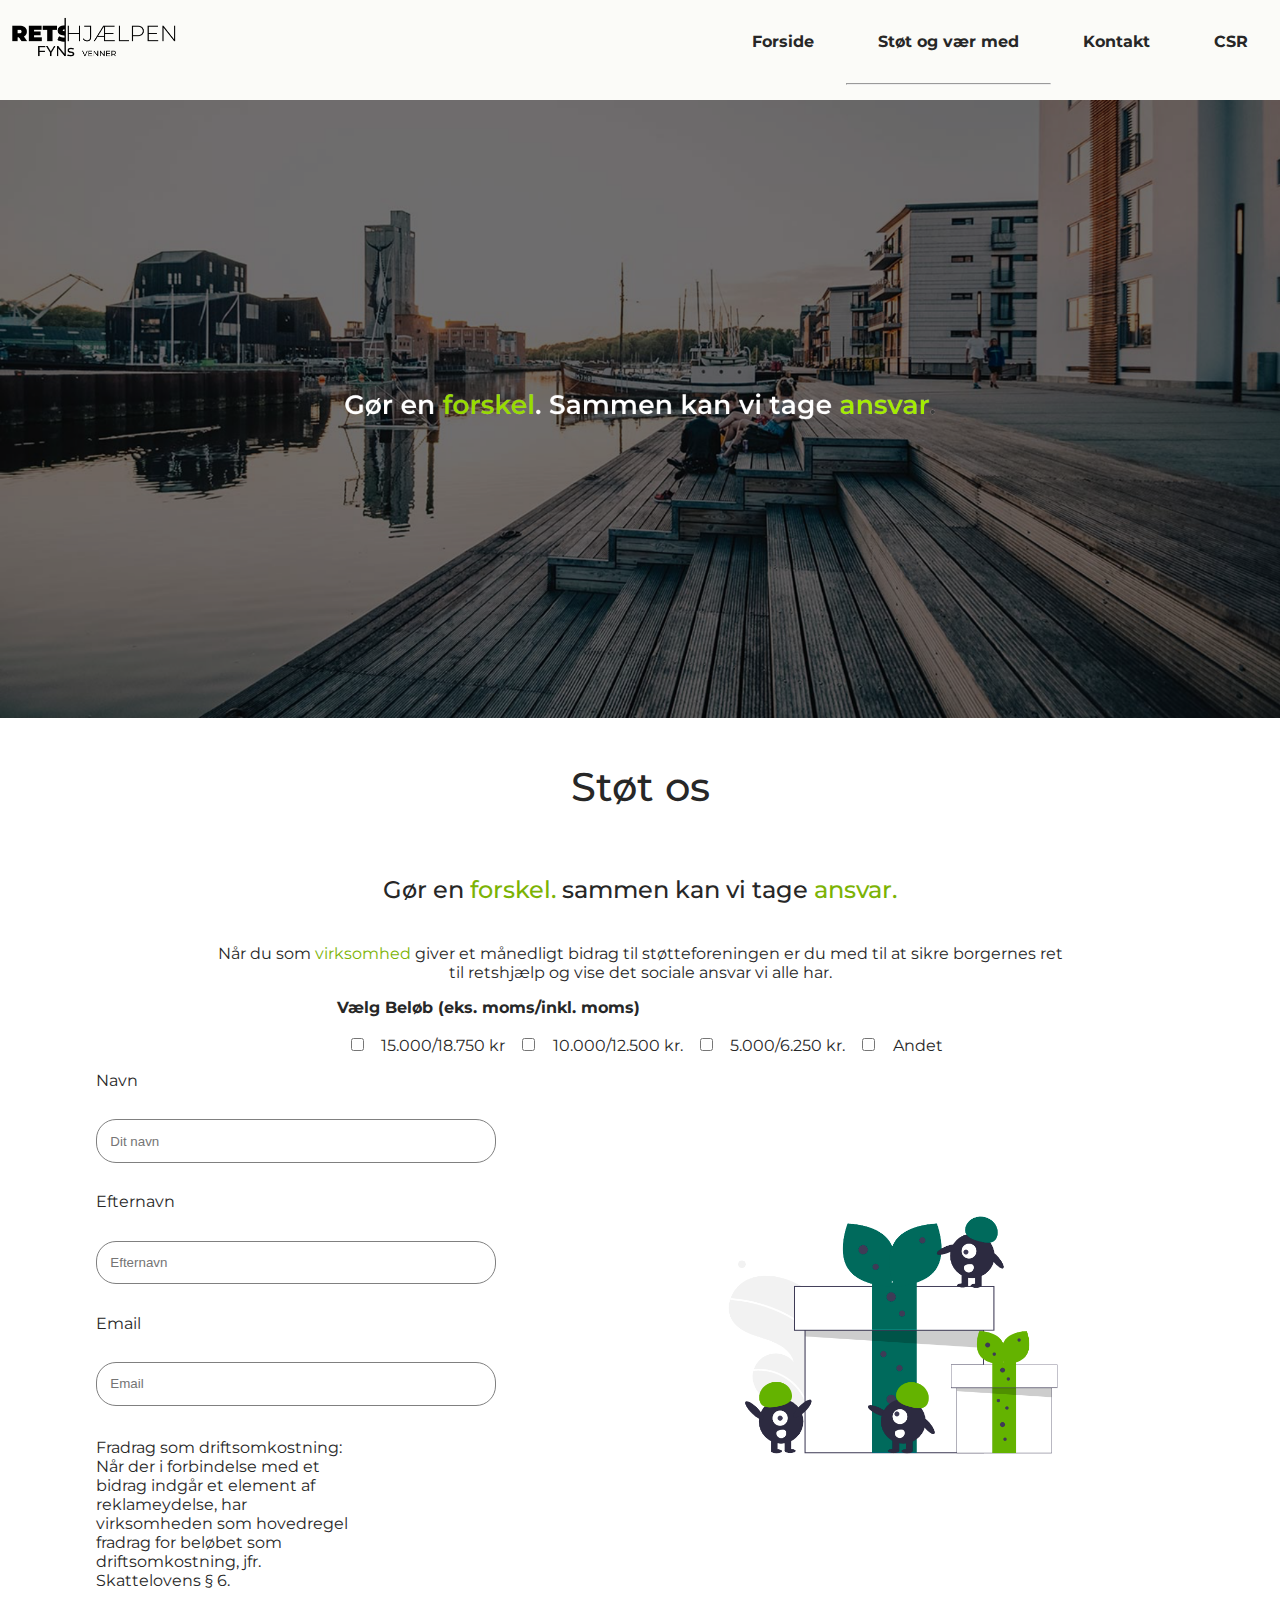
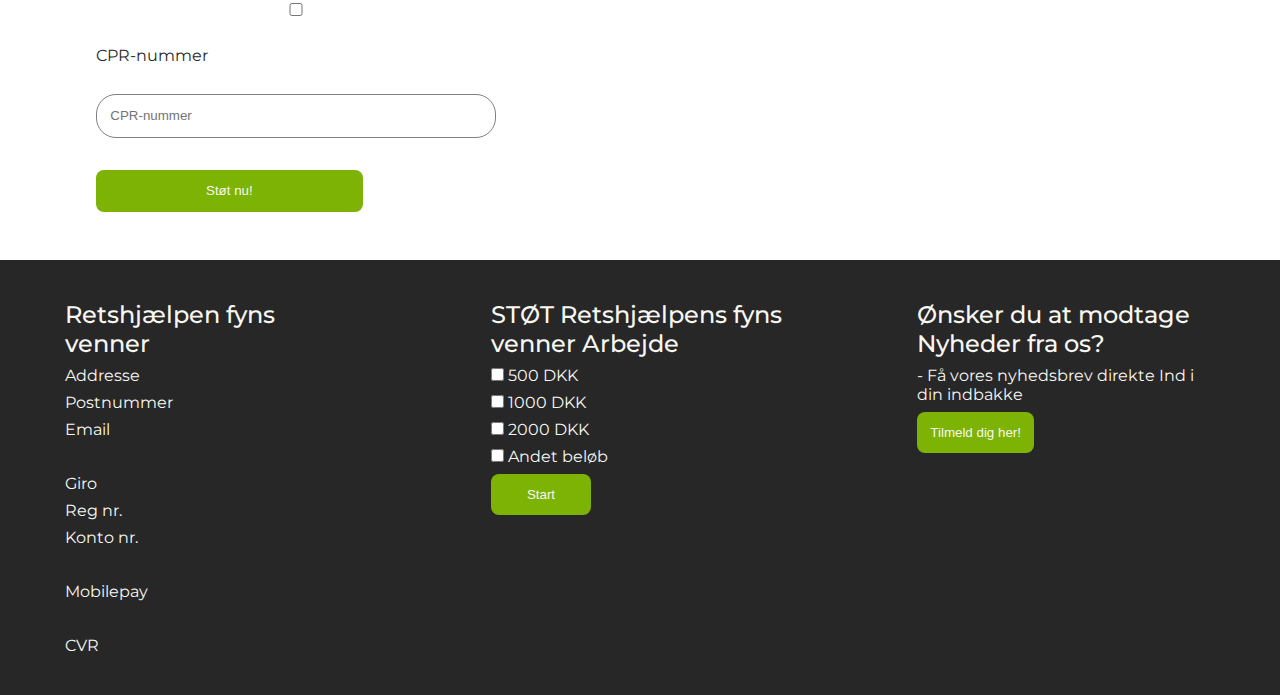
<file: stoet.virksomhed.html>
<!DOCTYPE html>
<html lang="en">
<head>
    <meta charset="UTF-8">
    <meta http-equiv="X-UA-Compatible" content="IE=edge">
    <meta name="viewport" content="width=device-width, initial-scale=1.0">
    <title>Document</title>
    <link rel="preconnect" href="https://fonts.googleapis.com">
<link rel="preconnect" href="https://fonts.gstatic.com" crossorigin>
<link href="https://fonts.googleapis.com/css2?family=Montserrat:ital,wght@0,100;0,200;0,300;0,400;0,500;0,600;0,700;0,800;0,900;1,100;1,200;1,300;1,400;1,500;1,600;1,700;1,800;1,900&display=swap" rel="stylesheet">
<link rel="stylesheet" href="style.css">
<link rel="stylesheet" href="https://cdnjs.cloudflare.com/ajax/libs/font-awesome/6.0.0-beta2/css/all.min.css" integrity="sha512-YWzhKL2whUzgiheMoBFwW8CKV4qpHQAEuvilg9FAn5VJUDwKZZxkJNuGM4XkWuk94WCrrwslk8yWNGmY1EduTA==" crossorigin="anonymous" referrerpolicy="no-referrer" />

</head>
<body>
    <section class="section-header">

        <nav>
          <img class="nav-image" src="Images/Fynes_venner_sort.png" alt="">
            <ul>
                <a href="index.html"> <li>Forside</li></a>
                <a href="vaer-med.html"> <li>Støt og vær med</li><hr class="nav-guide"></a>
                <a href="kontakt.html"> <li>Kontakt</li></a>
                <a href="csr.html"> <li>CSR</li></a>
      
            </ul>
      
         
        </nav>
      
      </section>
      
      
      <img class="hero-img" src="./Images/Sunsets-and-sunrises-at-Odense-Harbour-(5).png" alt="">
      


<section class="section-stoet-privat">
    <div class="info-stoet-privat">
    <h2>Støt os</h2>
    <h3>Gør en <span class="lgreen-span">forskel.</span> sammen kan vi tage <span class="lgreen-span">ansvar.</span></h3>
    <p>Når du som <span class="lgreen-span">virksomhed </span> giver et månedligt bidrag til støtteforeningen er du med til at sikre 
        borgernes ret til retshjælp og vise det sociale ansvar vi alle har.  </p>
</div>

<div class="choose-amount">
    <div class="amount-container">
    <h4>Vælg Beløb (eks. moms/inkl. moms)</h4><br>
    </div>
    <input type="checkbox" name="a1" id="a1" class="checkbox-amount">
    <label for="a1">15.000/18.750 kr</label>
    <input type="checkbox" name="a2" id="a2" class="checkbox-amount">
    <label for="a1">10.000/12.500 kr.</label>
    <input type="checkbox" name="a3" id="a3" class="checkbox-amount">
    <label for="a1">5.000/6.250 kr.</label>
    <input type="checkbox" name="a4" id="a4" class="checkbox-amount">
    <label for="a1">Andet</label>
</div>
<div class="flex-container-stoet-privat-inc">
<div class="form-donate-info">
    <form action="" autocomplete="on">
    <label for="fname">Navn</label>
    <input type="text" placeholder="Dit navn" id="fname-donate" name="fname" required>
    <label for="lname">Efternavn</label>
    <input type="text" placeholder="Efternavn" id="lname-donate" name="lname" required >
    <label for="Email">Email</label>
    <input type="text" placeholder="Email" id="email-donate" name="emal"  required> <br>
    <div class="checkbox-flex-container-inc">
        <label class="label-checkbox-tax" for="tax-return"> Fradrag som driftsomkostning: Når der i forbindelse med et bidrag indgår et element af reklameydelse, 
            har virksomheden som hovedregel fradrag for beløbet som driftsomkost­ning, jfr. Skattelovens § 6.</label>
    <input type="checkbox" name="tax-return" id="tax-checkbox" class="checkbox-amount">
    
</div>
    <label for="cpr">CPR-nummer</label>
    <input type="text" placeholder="CPR-nummer" id="cpr-donate" name="cpr"  required>
    <br>
    <button type="submit" class="btn-select">Støt nu!</button>

</form>
</div>


<div class="img-container-stoet-privat">
    <img src="./Images/privat-stoet/privat-stoet1.png" alt="">
</div>
</div>


</section>





<footer>
    <ul>
       <li> <h3>Retshjælpen fyns venner</h3> </li>
        <li>Addresse</li>
        <li>Postnummer</li>
        <li>Email</li>
        <br>
        <li>Giro</li>
        <li>Reg nr.</li>
        <li>Konto nr.</li>
        <br>
        <li>Mobilepay</li>
        <br>
        <li>CVR</li>
    </ul>

    <ul>
       <li> <h3>STØT Retshjælpens fyns venner
            Arbejde </h3> </li>
            <li><input type="checkbox" name="" id=""> <label for="">500 DKK</label></li>
            <li><input type="checkbox" name="" id=""> <label for="">1000 DKK</label></li>
            <li><input type="checkbox" name="" id=""> <label for="">2000 DKK</label></li>
            <li><input type="checkbox" name="" id=""> <label for="">Andet beløb</label></li>

           <li> <button class="btn-select">Start</button> </li>
            
    </ul>

    <ul>
       <li> <h3>Ønsker du at modtage
            Nyheder fra os?</h3></li>

           <li> <p>- Få vores nyhedsbrev direkte 
                Ind i din indbakke</p> </li>

            <li>    <button class="btn-select">Tilmeld dig her!</button></li>
    </ul>

</footer>

</body>
</html>
</file>
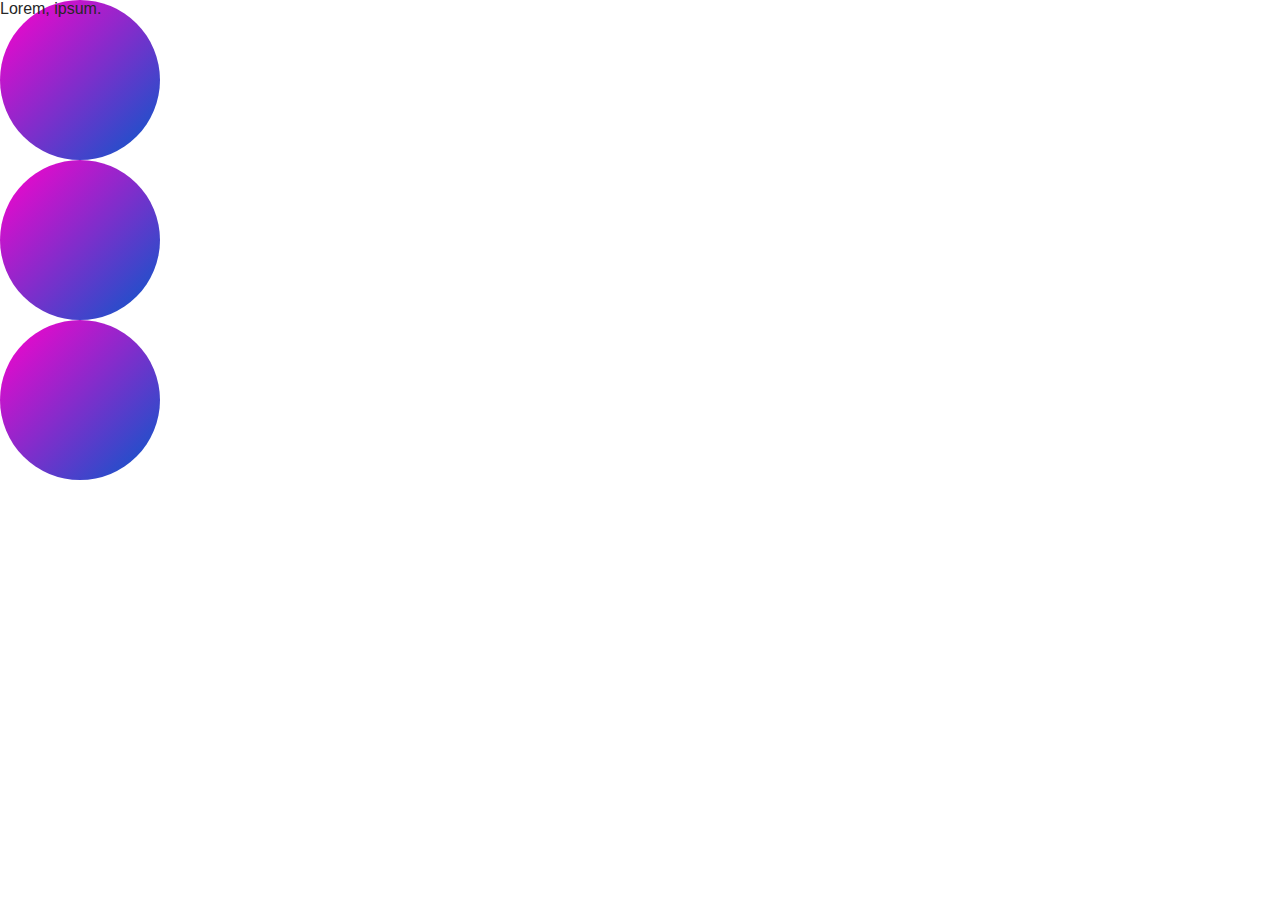
<file: test.html>
<!DOCTYPE html>
<html lang="en">
<head>
    <meta charset="UTF-8">
    <meta http-equiv="X-UA-Compatible" content="IE=edge">
    <meta name="viewport" content="width=device-width, initial-scale=1.0">
    <title>Document</title>
    <link rel="stylesheet" href="style.css">
</head>
<body>
    <div class="test">Lorem, ipsum.</div>
    <div class="test"></div>
    <div class="test"></div>
</body>
</html>
</file>
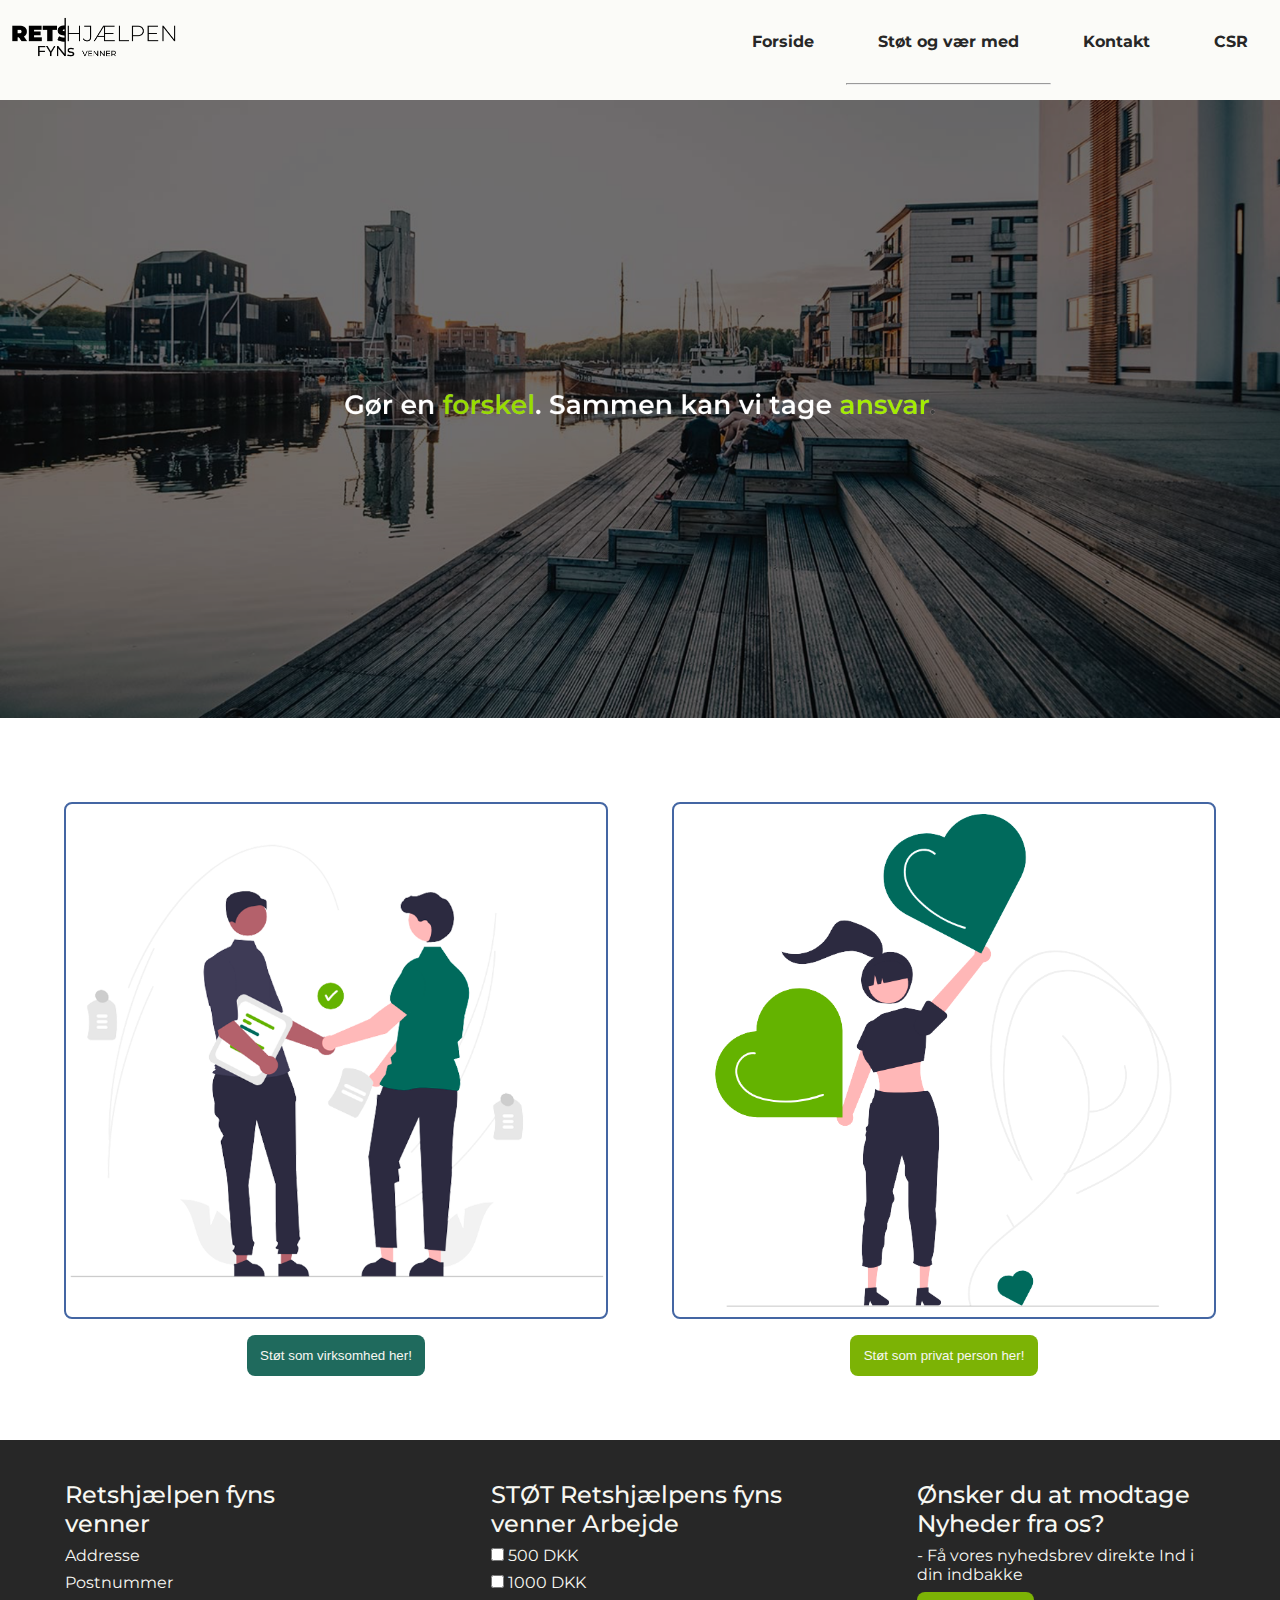
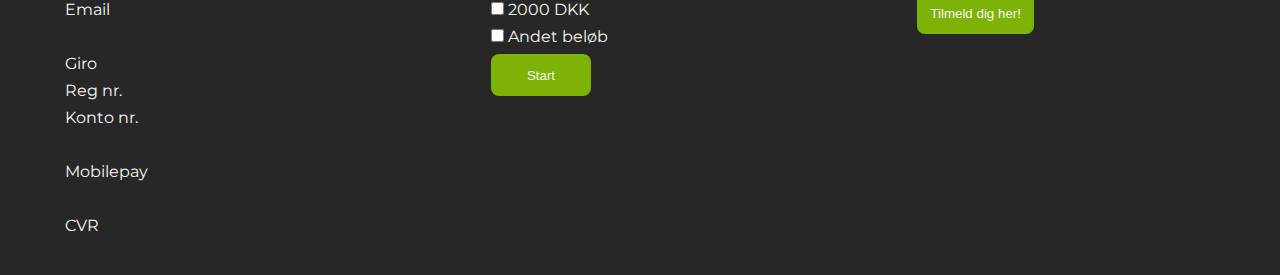
<file: vaer-med.html>
<!DOCTYPE html>
<html lang="en">
<head>
    <meta charset="UTF-8">
    <meta http-equiv="X-UA-Compatible" content="IE=edge">
    <meta name="viewport" content="width=device-width, initial-scale=1.0">
    <title>Document</title>
    <link rel="preconnect" href="https://fonts.googleapis.com">
<link rel="preconnect" href="https://fonts.gstatic.com" crossorigin>
<link href="https://fonts.googleapis.com/css2?family=Montserrat:ital,wght@0,100;0,200;0,300;0,400;0,500;0,600;0,700;0,800;0,900;1,100;1,200;1,300;1,400;1,500;1,600;1,700;1,800;1,900&display=swap" rel="stylesheet">
<link rel="stylesheet" href="style.css">
<link rel="stylesheet" href="https://cdnjs.cloudflare.com/ajax/libs/font-awesome/6.0.0-beta2/css/all.min.css" integrity="sha512-YWzhKL2whUzgiheMoBFwW8CKV4qpHQAEuvilg9FAn5VJUDwKZZxkJNuGM4XkWuk94WCrrwslk8yWNGmY1EduTA==" crossorigin="anonymous" referrerpolicy="no-referrer" />
</head>
<body>
    <section class="section-header">

        <nav>
          <img class="nav-image" src="Images/Fynes_venner_sort.png" alt="">
            <ul>
                <a href="index.html"> <li>Forside</li></a>
                <a href="vaer-med.html"> <li>Støt og vær med</li><hr class="nav-guide"></a>
                <a href="kontakt.html"> <li>Kontakt</li></a>
                <a href="csr.html"> <li>CSR</li></a>
      
            </ul>
      
         
        </nav>
      
      </section>
      
      
      <img class="hero-img" src="./Images/Sunsets-and-sunrises-at-Odense-Harbour-(5).png" alt="">
      
<section class="section-vaer-med">
    <div class="img-container-vaer-med">
        <img src="./Images/Stoet-nu/stoet-nu1.png" alt="">
       <a href="stoet.virksomhed.html"> <button id="vaer-med" class="btn-select">Støt som virksomhed her!
        </button> </a>
    </div>
    <div class="img-container-vaer-med">
        <img src="./Images/Stoet-nu/stoet-nu2.png" alt="">
       <a href="stoet-privat.html"> <button  class="btn-select">Støt som privat person her!
        </button> </a>
    </div>
</section>


<footer>
    <ul>
       <li> <h3>Retshjælpen fyns venner</h3> </li>
        <li>Addresse</li>
        <li>Postnummer</li>
        <li>Email</li>
        <br>
        <li>Giro</li>
        <li>Reg nr.</li>
        <li>Konto nr.</li>
        <br>
        <li>Mobilepay</li>
        <br>
        <li>CVR</li>
    </ul>

    <ul>
       <li> <h3>STØT Retshjælpens fyns venner
            Arbejde </h3> </li>
            <li><input type="checkbox" name="" id=""> <label for="">500 DKK</label></li>
            <li><input type="checkbox" name="" id=""> <label for="">1000 DKK</label></li>
            <li><input type="checkbox" name="" id=""> <label for="">2000 DKK</label></li>
            <li><input type="checkbox" name="" id=""> <label for="">Andet beløb</label></li>

           <li> <button class="btn-select">Start</button> </li>
            
    </ul>

    <ul>
       <li> <h3>Ønsker du at modtage
            Nyheder fra os?</h3></li>

           <li> <p>- Få vores nyhedsbrev direkte 
                Ind i din indbakke</p> </li>

            <li>    <button class="btn-select">Tilmeld dig her!</button></li>
    </ul>

</footer>


</body>
</html>
</file>
<file: style.css>
:root {

    --clr-light: #f7f7f2;
    --clr-dark: #272727;
    --clr-accent-red: #f4594d;
    --clr-accent-blue: #4466a3;
    --clr-accent-lgreen: #80b21469;
    --clr-accent-mgreen:#7cb305;
    --clr-accent-dgreen: #1f6a5d;



    --ff-prim: 'Montserrat', sans-serif;

    --fs-Header: 4rem;
    --fs-subhead: 2.5rem;
    --fs-underhead: 1.5rem;
    --fs-paragraph: 1rem;
}

body {
font-family: var(--ff-prim);
color: var(--clr-dark);

}

h1 {
 font-size: var(--fs-Header);
font-weight: 600;
}

h2 {
    font-size: var(--fs-subhead);
    font-weight: 500;
}

h3 {
    font-size: var(--fs-underhead);
    font-weight: 500;
}

p {
    font-size: var(--fs-paragraph);
    font-weight: 500s;
}


* {
    box-sizing: border-box;
    margin: 0;
    padding: 0;
}




.button-arrow {
/*
    <div class="button-arrow">
    Læs mere
    <i class="fas fa-arrow-right"></i>
</div> */

    border: solid var(--clr-light) 4px;
    background: var(--clr-accent-dgreen);
    border-radius: 8px;
    color: var(--clr-light);
    text-align: center;
    max-width: fit-content;
    box-shadow: 3px 3px 26px -9px var(--clr-dark);
    cursor: pointer;
    transition: transform .25s ease-in-out;
}

.btn-select {
    border: none;
    color: var(--clr-light);
    background: var(--clr-accent-mgreen);
    padding: 1em;
    min-width: 100px;
    border-radius: 8px;
    transition: transform .25s ease-in-out;
}

.btn-select:hover {
    color: var(--clr-accent-dgreen);
}

/* .section-header{
background-image: url(/Images/header12.png);
background-size: contain;
background-size: 100%;
background-repeat: no-repeat;
background-position: center;
height: 80vh;


}*/

.hero-img {
    width: 100%;

}

.button-arrow:hover {
   transform: scale(1.05);

}

nav{
    display: flex;
    justify-content: space-between;
    background-color: #f7f7f283;
}

nav ul {
    display: flex;
}

nav li {
    list-style: none;
    color: var(--clr-dark);
    padding: 2em;
    cursor: pointer;
    font-weight: bold;
    transform: .25s ease-in;

}

nav li:hover {
 opacity: .7;

}

nav a {
    text-decoration: none;

}

.nav-image{
    height: 100px;
}

.line-nav {
    height: 6px;
    width: 95%;
    background: var(--clr-dark);
    border-radius: 40%;
    margin-left: auto;
    margin-right: auto;

}
/*
.section-header::before {
    content: '';
    position: absolute;
    bottom: 30vh;
    width: 100%;
    height: 150px;
    background: linear-gradient(to top, #f7f7f2, transparent);
    z-index: 1;

} */

/* det støtter vi sider starter her */
.section-content-landing {

    display: flex;
    flex-direction: column;
    justify-content: center;
    align-items: center;
    margin-left: auto;
    margin-right: auto;
    margin-top: 3em;
}

.section-content-landing p {
    max-width: 80ch;
    margin: 2em 0;
}

.img-container-landing {
    display: flex;
    flex-wrap: wrap;

}

.img-container-landing img {
    padding: 1em;
    margin-left: auto;
    margin-right: auto;
}

.img-stoette {
    height: 20em;
}


.our-work {
    display: flex;
    flex-direction: column;
    justify-content: center;
    align-items: center;

   
}

.our-work iframe {
    margin: 3em;
}

#work-content {
    color: var(--clr-light);
    background: rgb(18,91,66);
    background: linear-gradient(90deg, rgba(18,91,66,1) 0%, rgb(8, 68, 57) 100%);

}

.our-work button {
    margin: 3em 0;
}

.our-work p {
    margin-bottom: 5em;
    max-width: 50ch;
    text-align: center;
}

.our-work h3 {
    margin: 2em 0;
    font-weight: bold;
}

.our-work img{
    margin-top: 3em;
    width:fit-content;
}

footer {
    display: flex;
    justify-content: center;
    background: var(--clr-dark);
    color: var(--clr-light);
    position: relative;
}


footer ul{
    max-width:30ch;
    margin: 2em 3em;
}

footer li {
    list-style: none;
    margin: .5em 1em;
}

/* hvem er vi side starter her */
.section-hvem {
    display: flex;
    justify-content: space-evenly;
    align-items: center;
    margin-left: auto;
    margin-right: auto;
    flex-wrap: wrap;
    padding: 3em 0;
}


.section-hvem-color {
    background: var(--clr-light);
}

.section-hvem h2 {
    color: var(--clr-accent-dgreen)
}

.section-hvem img {
  justify-content: center;
}

.content-hvem{
    width: 60ch;
    margin-left: 3em;
    margin-right: 3em;

}

.container {
    background: var(--clr-light);
}

.img3-hvem img {
    margin: .4em;

}

.img-hvem {
    height: 10em;
}

.img-btm {
    height: 15em;

}


.img-container-our-work {
    display: flex;
    justify-content: space-evenly;
}
.img-wrap-our-work {
position: relative;
top: -90px;

}

.img-container-our-work img {
    margin: 4em;
}

.img-hvem-single {
    margin: 2em;
    width: 353px;

}


.section-meet-board {
    display: flex;
    flex-direction: column;
    justify-content: center;
    align-items: center;
}

.section-meet-board h2  {
    color: var(--clr-accent-dgreen)
}
.section-meet-board h3  {
    color: var(--clr-accent-dgreen)
}

.section-meet-board button {
    margin: 3em 0;
}

.member-container{
    display: flex;
}

.board-member {
    display: flex;
    flex-direction: column;
    justify-content: center;
    align-items: center;
    margin: 2em;
}

.board-member img {
    border-radius: 50%;
    margin-bottom: 2em;
}

/* Kontakt sider starter her */

.section-contact-container{
    display: flex;
    justify-content: center;
    align-items: center;
    margin: 3em 0;
}

.section-contact {
    display: flex;
    justify-content: space-evenly;
    align-items: center;
    background: white;
    border-radius: 8px;
    padding: 1em;
    width: 80%;
}


.icon-container-contact {
    display: flex;
    flex-direction: row;
    margin: 2em;
}

.icon-container-contact i {
    margin:  0 .4em;
}

.input-container-contact {
    display: flex;
}

.input-container-contact input {
    padding: 1em;
    margin: 1em;
    width: 100%;
    border: solid .1px var(--clr-dark);
    border-radius: 8px;
}

#message-tous {
    padding: 1em;
    margin: 1em;
    height: 100%;
    width: 94%;
    border: solid .1px var(--clr-dark);
    border-radius: 8px;
    overflow: auto;
}


#submit-btn-contact {
    width: 100%;
}


/* kontakt side slutter her */

.section-csr {
    display: flex;
    flex-direction: column;
    justify-content: center;
    align-items: center;
    margin: 5em 0;
}


#h3-csr {
    max-width: 50ch;
    text-align: center;
}

.p1-csr {
    max-width: 90ch;
    text-align: left;
    margin-top: 3em;
    display: block;
    float: left;

}

.lgreen-span {
    color: var(--clr-accent-mgreen)
}

.section-csr a {
    text-decoration: none;
    color: var(--clr-accent-mgreen);
    text-transform: uppercase;
}

/* CSR stopper her */


.section-vaer-med {
    display: flex;
    justify-content: center;
    align-items: center;
    margin: 2em;
    flex-direction: row;
    flex-wrap: nowrap;
}

.section-vaer-med img {
    width: 100%;
    border: var(--clr-accent-blue) solid 2px;
    border-radius: 8px;
    margin: 1em;

}

.img-container-vaer-med {
    display: flex;
    flex-direction: column;
    align-items: center;
    justify-content: center;
    margin: 2em;
    flex-wrap: nowrap;
}

#vaer-med {
    background: var(--clr-accent-dgreen);
}

#vaer-med:hover {
    color: var(--clr-dark);
}

/* støt side slutter her */

.section-stoet-privat {
    display: flex;
    flex-direction: column;
    align-items: center;
    justify-content: center;
}

.info-stoet-privat {
    display: flex;
    flex-direction: column;
    justify-content: center;
    align-items: center;
    max-width: 80ch;
    text-align: center;
}

.info-stoet-privat h2 {
    margin: 1em;
}

.info-stoet-privat h3 {
    margin: 1em;
}

.info-stoet-privat p {
    margin: 1em;
}

.checkbox-amount {
   margin: 0 1em;
}

.flex-container-stoet-privat {
    display: flex;
    flex-direction: row;
    align-items: center;
    justify-content: space-between;
    margin-bottom: 3em;
}

.form-donate-info{
    display: flex;
    flex-direction: row;
    flex-basis: 50%;
    width: 100%;
}

.form-donate-info form {
    display: flex;
    flex-direction: column;
    width: 200%;

}

.img-container-stoet-privat img {
    height: 400px;
    margin: 5em;
    margin-left: 20em;
}

.flex-container-stoet-privat input {
    padding: 1em;
    width: 200%;
    border: solid grey .2px;
    border-radius: 20px;
    margin-right: 10em;
    margin: 1em 0;


}

.flex-container-stoet-privat label {
  margin: 1em 0;


}

.checkbox-flex-container {
    display: flex;
    flex-direction: row;
    white-space: nowrap;

}







.flex-container-stoet-privat-inc label {
  margin: 1em 0;


}

.flex-container-stoet-privat-inc input {
    padding: 1em;
    width: 150%;
    border: solid grey .2px;
    border-radius: 20px;
    margin-right: 10em;
    margin: 1em 0;


}

.flex-container-stoet-privat-inc {
    display: flex;
    margin-left: 6em;
    margin-right:6em ;
    margin-bottom: 3em;
    justify-content: space-evenly;
}


/* donate-modal starter her //privat */

.donate-modal {
background: white;
color: var(--clr-accent-red);
display: none; 
justify-content: center;
align-items: center;
border-radius: 12px;
padding: 5em;
position: relative;

}

.donate-modal ul{
    display: flex;
justify-content: center;
align-items: center; 
flex-direction: column;

}
.donate-modal i{
    cursor: pointer;
}

.donate-modal li {
    list-style: none;
}

.fa-window-close {
    float: right;
height: 30px
}














.test {
    background-image:
        linear-gradient(to bottom right, #ff00cc,#045aca, #6631e2);
        border-radius: 50%;
        height: 10em;
        width: 10em;
        background-size: 200% 200%;
        animation: movingGradient 5s linear infinite alternate;
}

@keyframes movingGradient {
    from {background-position: 0 0;}
    to { background-position: 100% 100%;}
}
</file>
<file: frederik.css>
button {
  cursor: pointer;
}

#medlem, #ikke_medlem {
  display: none;
}

.medlem_style {
  width: 600px;
  background-color: #1F6A5D;
  color: white;
  padding: 80px 160px;
  position: absolute;
  bottom: 70%;
  left: 0;
  right: 0;
  margin-left: auto;
  margin-right: auto;
  border-radius: 8px;
}

.btn-medlem {
  border: none;
  color: var(--clr-light);
  background: var(--clr-accent-mgreen);
  padding: 1em;
  min-width: 100px;
  border-radius: 8px;
  transition: transform .25s ease-in-out;
  margin-left: 16px;
  cursor: pointer;
}

#tilføj {
  margin-left: 16px;
  margin-bottom: 8px;
  margin-top: 16px;
}

#btn_close {
  float: right;
  color: white;
  background-color: #1F6A5D;
  border: none;
  margin-right: -155px;
  margin-top: -75px;
  font-size: 20px;
}
</file>
<file: reviewslide.css>
@import url('https://fonts.googleapis.com/css2?family=Montserrat:wght@100&display=swap');


.slider{
    display: block;
    height: 100%;
    width: 100%;
    max-width: 850px;
    margin: 0 auto;
    position: relative;
}

.slide{
    width: 100%;
    display: flex;
    flex-direction: column-reverse;
    justify-content: center;
    align-items: center;
    text-align: center;
}

.slide-img{     
    width: 100%;
    padding: 40px;
    transform: scale(0.7);
    background-position: center;
    background-repeat: no-repeat;

}

.testimonial-text{
   font-weight:300;
   
   line-height: 1rem;
   color: black;

}   

.author-text{

    margin-top:30px;
    color: black;
    font-size: 18px;
    font-weight: 600;
}

.author-text span{

    display: block;
    color: rgb(93, 93, 93);
    font-weight: 300;
}



.slide-text{
    padding-top: 30px;
    display: flex;
    justify-content: center;
    flex-direction: column;


}

.slide-img img{
    height: 100%;
    width: 300px;
}

.prev,
.next{
    display: inline-block;
    width: 50%;
    height: 100%;
    position: absolute;
    cursor: pointer;
}

.prev:hover,
.next:hover {
    background-color: #80B214;
}

.buttons{
    position:absolute;
    margin-top: -60px;
    top: 315px;
    transform: translatex(-50%);
    left: 50%;
    width: 90px;
    height: 45px;
    background-color: white;
    box-shadow: wheat;
    border-radius: 50px;
    overflow: hidden;

}

.prev{

    left: 0;

}
.next{

    right: 0;
     
}
.next::after,
.prev::after{
    content: '';
    position: absolute;
    height: 100%;
    width: 100%;
    background-size: auto;
    background-repeat: no-repeat;
    background-position: center;
}

.next::after{
    background-image: url(./Images/reviewslider/next.svg) ;
}
.prev::after{
    background-image: url(./Images/reviewslider/prev.svg) ;

}

@media only screen and (min-width:768px){
    .slide{
        flex-direction: row;
        text-align: left;
    }
    .slide-text{

        background-position: 10% top;
        background-size: 100px;
        align-items: flex-start;

    }


    .slide-img img{
        width: 400px;
    }
    .buttons {
        top:415px; 
        transform:translate(0);
        left: calc(100% - 350px);
    }


}

.slide-2{
    display: none;

}
</file>
<file: pop-op.css>
.pop-op-container {
    display: none;

}






.pop-op {
    background: #1F6A5D;
    height: 600px;
    width: 800px;
    display: flex;
    justify-content: center;
    flex-direction: column;
    align-items: center;
    border-radius: 40px;
    position: fixed;
    left: 25%;
    top: 10%;
    
}


.pop-op-tekst {
    text-align: center;
    margin-bottom: 10px;

}


.popop h1 {
   font-size: 60px;
   display: flex;
   justify-content: center;

}
.popop-brodtekst {
    text-align: justify;
    padding: auto;
    margin: 50px;
}
.popop-mail {
    text-align: justify;
    text-align: center;
    padding: auto;
    margin: 50px;
    
}
.billedeikon img {
    width: 100px;
}

.line-nav {
    
}
.close-btn {
    width: 78.59px; 
    height: 78.692px;
    /* viewBox: 0 0 78.59 78.692; */
   position: absolute;
   right: 1em;
   top: 1em;
    
    
    
}

.text-area-popup {
    display: inline;
}
/* 
hr.rounded {
    border-top: 2px solid #bbb;
    border-radius: 2px;
    width: 50%;
    background-color: #54AA1D;
  }  */
</file>
<file: simon.css>
button {
    cursor: pointer;
  }
  
  #medlem, #ikke_medlem {
    display: none;
  }
  
  .medlem_style {
    width: 600px;
    background-color: #1F6A5D;
    color: white;
    padding: 80px 160px;
    position: absolute;
    bottom: 70%;
    left: 0;
    right: 0;
    margin-left: auto;
    margin-right: auto;
    border-radius: 8px;
  }
  
  .btn-medlem {
    border: none;
    color: var(--clr-light);
    background: var(--clr-accent-mgreen);
    padding: 1em;
    min-width: 100px;
    border-radius: 8px;
    transition: transform .25s ease-in-out;
    margin-left: 16px;
    cursor: pointer;
  }
  
  #tilføj {
    margin-left: 16px;
    margin-bottom: 8px;
    margin-top: 16px;
  }
  
  #btn_close {
    float: right;
    color: white;
    background-color: #1F6A5D;
    border: none;
    margin-right: -155px;
    margin-top: -75px;
    font-size: 20px;
  }
</file>
